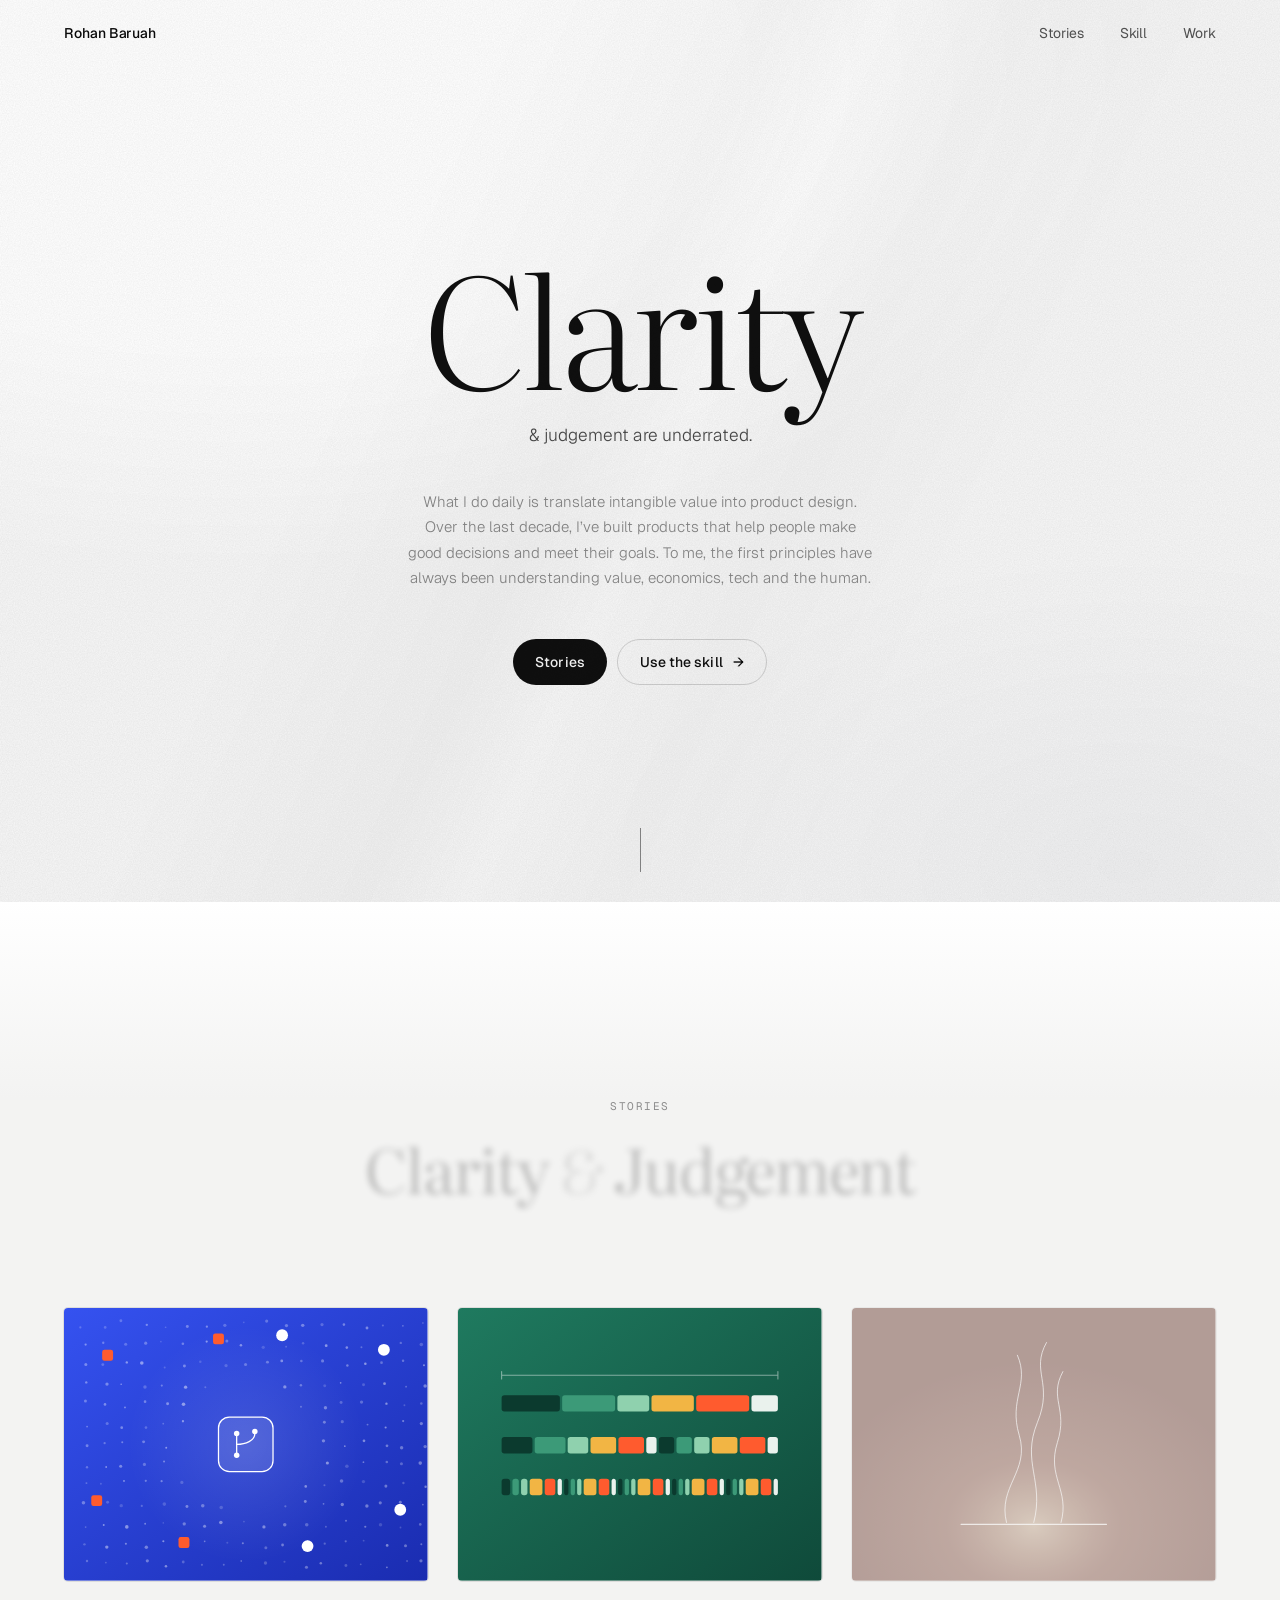
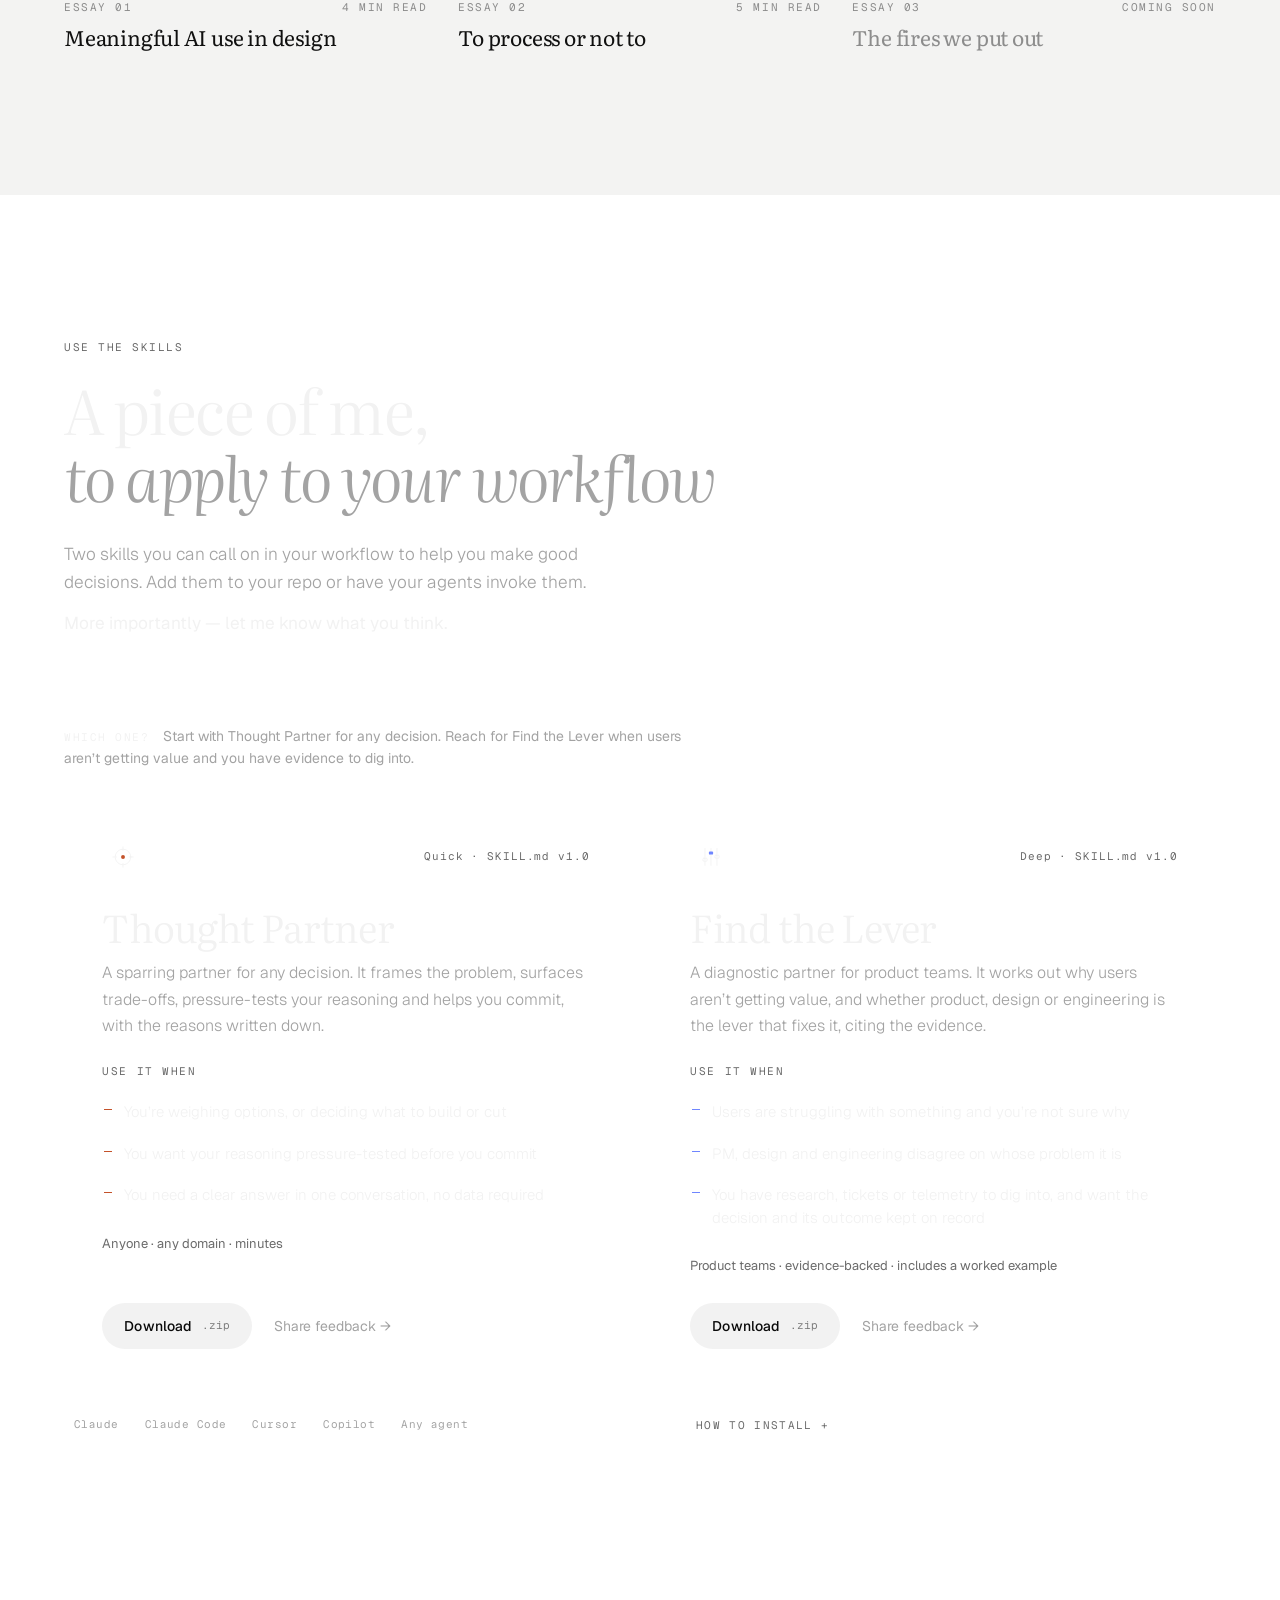
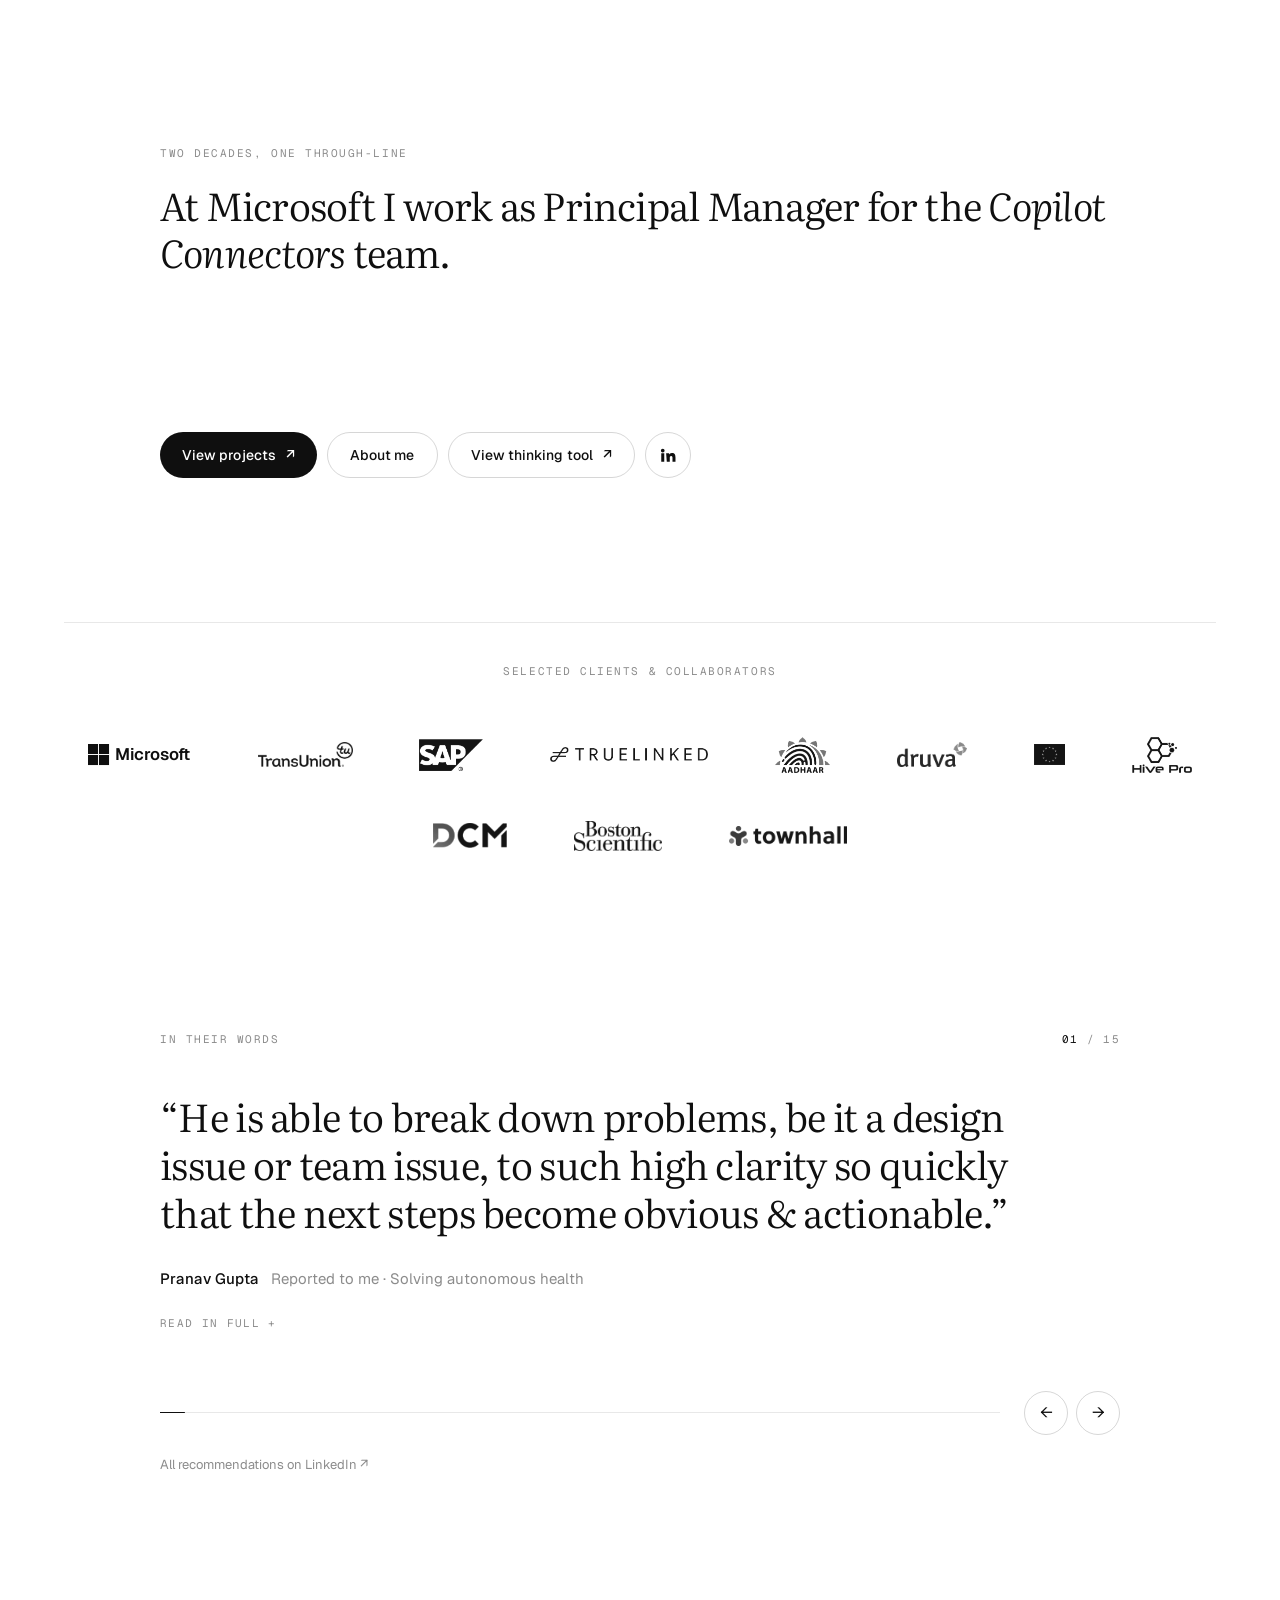
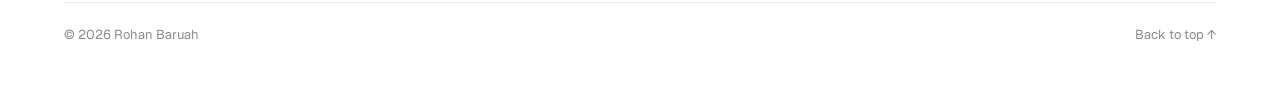
<file: index.html>
<!doctype html>
<html lang="en">
<head>
  <meta charset="utf-8" />
  <meta name="viewport" content="width=device-width, initial-scale=1, viewport-fit=cover" />
  <title>Rohan Baruah — Clarity &amp; Judgement</title>
  <meta name="description" content="Design leadership built on clarity and judgement. Essays, a reusable decision-making skill for your design workflow, and two decades of turning the intangible into tangible value." />
  <link rel="icon" href="favicon.ico" sizes="any" />
  <link rel="icon" type="image/png" sizes="32x32" href="assets/favicon-32.png" />
  <link rel="apple-touch-icon" href="assets/apple-touch-icon.png" />
  <meta property="og:type" content="website" />
  <meta property="og:site_name" content="Rohan Baruah" />
  <meta property="og:title" content="Rohan Baruah — Clarity &amp; Judgement" />
  <meta property="og:description" content="Design leadership built on clarity and judgement. Essays, a reusable decision-making skill for your design workflow, and two decades of turning the intangible into tangible value." />
  <meta property="og:url" content="https://baruahr.github.io/rohan-baruah/" />
  <meta property="og:image" content="https://baruahr.github.io/rohan-baruah/assets/og.png" />
  <meta property="og:image:width" content="1200" />
  <meta property="og:image:height" content="630" />
  <meta name="twitter:card" content="summary_large_image" />
  <meta name="theme-color" content="#FFFFFF" />
  <link rel="icon" href="data:image/svg+xml,%3Csvg xmlns='http://www.w3.org/2000/svg' viewBox='0 0 64 64'%3E%3Crect width='64' height='64' rx='14' fill='%230A0A0A'/%3E%3Ctext x='32' y='45' font-family='Georgia,serif' font-size='38' font-style='italic' fill='%23FFFFFF' text-anchor='middle'%3EC%3C/text%3E%3C/svg%3E" />
  <link rel="preconnect" href="https://fonts.googleapis.com" />
  <link rel="preconnect" href="https://fonts.gstatic.com" crossorigin />
  <link href="https://fonts.googleapis.com/css2?family=Literata:ital,opsz,wght@0,7..72,200..600;1,7..72,200..600&family=Geist:wght@300;400;500&family=Geist+Mono:wght@400&display=swap" rel="stylesheet" />
  <link rel="stylesheet" href="styles.css" />
  <script>document.documentElement.classList.add('js')</script>
</head>
<body>

  <!-- Navigation: blends against light and dark folds -->
  <header class="nav" aria-label="Primary">
    <a class="nav__mark" href="#top">Rohan Baruah</a>
    <nav class="nav__links">
      <a href="#stories">Stories</a>
      <a href="#skill">Skill</a>
      <a href="#work">Work</a>
    </nav>
  </header>

  <main id="top">

    <!-- ───────────── Fold 1 · Clarity ───────────── -->
    <section class="fold fold--hero" aria-labelledby="hero-title">
      <div class="hero__veil" aria-hidden="true"></div>

      <div class="hero__copy">
        <h1 id="hero-title" class="hero__title">Clarity</h1>
        <p class="hero__line">&amp; judgement are underrated.</p>
        <p class="hero__about">What I do daily is translate intangible value into product design. Over the last decade, I’ve built products that help people make good decisions and meet their goals. To me, the first principles have always been understanding value, economics, tech and the human.</p>
        <div class="hero__cta">
          <a class="btn btn--ink" href="#stories">Stories</a>
          <a class="btn btn--ghost" href="#skill">Use the skill <span aria-hidden="true">→</span></a>
        </div>
      </div>

      <a class="scroll-cue" href="#stories" aria-label="Scroll to stories"><span></span></a>
    </section>

    <!-- ───────────── Fold 2 · Stories ───────────── -->
    <section id="stories" class="fold fold--stories" aria-labelledby="stories-title">
      <div class="stories__stage">
        <div class="uplight" aria-hidden="true"><div class="uplight__beam"></div><div class="uplight__pool"></div></div>
        <p class="eyebrow">Stories</p>
        <h2 id="stories-title" class="stories__title">Clarity <em>&amp;</em> Judgement</h2>
      </div>

      <div class="essays">
        <a class="essay" href="meaningful-ai-use-in-design.html">
          <figure class="essay__thumb thumb--ai" aria-hidden="true">
            <svg viewBox="0 0 400 300" preserveAspectRatio="xMidYMid slice">
              <defs>
                <linearGradient id="cobaltGround" x1="0" y1="0" x2="1" y2="1">
                  <stop offset="0" stop-color="#3552F0"/>
                  <stop offset="1" stop-color="#1A2CB0"/>
                </linearGradient>
                <radialGradient id="cobaltGlow" cx="50%" cy="50%" r="50%">
                  <stop offset="0" stop-color="#fff" stop-opacity=".22"/>
                  <stop offset="1" stop-color="#fff" stop-opacity="0"/>
                </radialGradient>
              </defs>
              <rect width="400" height="300" fill="url(#cobaltGround)"/>
              <circle class="t-glow" cx="200" cy="150" r="130" fill="url(#cobaltGlow)"/>
              <g class="t-field"></g>
              <g class="t-wires">
                <path pathLength="1" d="M98 92 C 140 92, 140 136, 170 136"/>
                <path pathLength="1" d="M86 128 C 130 128, 140 144, 170 144"/>
                <path pathLength="1" d="M86 172 C 130 172, 140 156, 170 156"/>
                <path pathLength="1" d="M98 208 C 140 208, 140 164, 170 164"/>
                <path pathLength="1" d="M230 136 C 260 136, 260 92, 302 92"/>
                <path pathLength="1" d="M230 144 C 270 144, 270 128, 314 128"/>
                <path pathLength="1" d="M230 156 C 270 156, 270 172, 314 172"/>
                <path pathLength="1" d="M230 164 C 260 164, 260 208, 302 208"/>
              </g>
              <g class="t-repo">
                <rect x="170" y="120" width="60" height="60" rx="12"/>
                <path d="M190 138 V162 M190 150 C 200 150, 210 146, 210 138" />
                <circle cx="190" cy="138" r="3"/><circle cx="190" cy="162" r="3"/><circle cx="210" cy="136" r="3"/>
              </g>
              <g class="t-node t-plug" style="--x0:48px;--y0:52px;--x1:92px;--y1:92px"><rect x="-6" y="-6" width="12" height="12" rx="2.5"/></g>
              <g class="t-node t-plug" style="--x0:132px;--y0:258px;--x1:80px;--y1:128px"><rect x="-6" y="-6" width="12" height="12" rx="2.5"/></g>
              <g class="t-node t-plug" style="--x0:36px;--y0:212px;--x1:80px;--y1:172px"><rect x="-6" y="-6" width="12" height="12" rx="2.5"/></g>
              <g class="t-node t-plug" style="--x0:170px;--y0:34px;--x1:92px;--y1:208px"><rect x="-6" y="-6" width="12" height="12" rx="2.5"/></g>
              <g class="t-node t-skill" style="--x0:352px;--y0:46px;--x1:308px;--y1:92px"><circle r="6.5"/></g>
              <g class="t-node t-skill" style="--x0:268px;--y0:262px;--x1:320px;--y1:128px"><circle r="6.5"/></g>
              <g class="t-node t-skill" style="--x0:370px;--y0:222px;--x1:320px;--y1:172px"><circle r="6.5"/></g>
              <g class="t-node t-skill" style="--x0:240px;--y0:30px;--x1:308px;--y1:208px"><circle r="6.5"/></g>
            </svg>
          </figure>
          <div class="essay__meta"><span>Essay 01</span><span>4 min read</span></div>
          <h3 class="essay__title">Meaningful AI use in design</h3>
        </a>

        <a class="essay" href="to-process-or-not-to.html">
          <figure class="essay__thumb thumb--process" aria-hidden="true">
            <svg viewBox="0 0 400 300" preserveAspectRatio="xMidYMid slice">
              <defs>
                <linearGradient id="forestGround" x1="0" y1="0" x2="1" y2="1">
                  <stop offset="0" stop-color="#1F7A5F"/>
                  <stop offset="1" stop-color="#0F4A3A"/>
                </linearGradient>
              </defs>
              <rect width="400" height="300" fill="url(#forestGround)"/>
              <g class="t-ticks"><path d="M48 70 V78 M352 70 V78 M48 74 H352"/></g>
              <g class="t-track"><rect x="48.0" y="96" width="64.1" height="18" rx="3" fill="#0B3A2E"/><rect x="114.6" y="96" width="58.3" height="18" rx="3" fill="#3C9A78"/><rect x="175.4" y="96" width="35.0" height="18" rx="3" fill="#8FD1AE"/><rect x="212.9" y="96" width="46.6" height="18" rx="3" fill="#F2B544"/><rect x="262.1" y="96" width="58.3" height="18" rx="3" fill="#FF5B2E"/><rect x="322.9" y="96" width="29.1" height="18" rx="3" fill="#EAF2ED"/></g>
              <g class="t-track"><rect x="48.0" y="142" width="33.9" height="18" rx="3" fill="#0B3A2E"/><rect x="84.4" y="142" width="33.9" height="18" rx="3" fill="#3C9A78"/><rect x="120.7" y="142" width="22.6" height="18" rx="3" fill="#8FD1AE"/><rect x="145.8" y="142" width="28.2" height="18" rx="3" fill="#F2B544"/><rect x="176.5" y="142" width="28.2" height="18" rx="3" fill="#FF5B2E"/><rect x="207.2" y="142" width="11.3" height="18" rx="3" fill="#EAF2ED"/><rect x="221.0" y="142" width="16.9" height="18" rx="3" fill="#0B3A2E"/><rect x="240.4" y="142" width="16.9" height="18" rx="3" fill="#3C9A78"/><rect x="259.9" y="142" width="16.9" height="18" rx="3" fill="#8FD1AE"/><rect x="279.3" y="142" width="28.2" height="18" rx="3" fill="#F2B544"/><rect x="310.0" y="142" width="28.2" height="18" rx="3" fill="#FF5B2E"/><rect x="340.7" y="142" width="11.3" height="18" rx="3" fill="#EAF2ED"/></g>
              <g class="t-track"><rect x="48.0" y="188" width="9.4" height="18" rx="3" fill="#0B3A2E"/><rect x="59.9" y="188" width="7.0" height="18" rx="3" fill="#3C9A78"/><rect x="69.4" y="188" width="7.0" height="18" rx="3" fill="#8FD1AE"/><rect x="78.9" y="188" width="14.0" height="18" rx="3" fill="#F2B544"/><rect x="95.4" y="188" width="11.7" height="18" rx="3" fill="#FF5B2E"/><rect x="109.6" y="188" width="4.7" height="18" rx="3" fill="#EAF2ED"/><rect x="116.8" y="188" width="4.7" height="18" rx="3" fill="#0B3A2E"/><rect x="124.0" y="188" width="4.7" height="18" rx="3" fill="#3C9A78"/><rect x="131.1" y="188" width="4.7" height="18" rx="3" fill="#8FD1AE"/><rect x="138.3" y="188" width="14.0" height="18" rx="3" fill="#F2B544"/><rect x="154.8" y="188" width="11.7" height="18" rx="3" fill="#FF5B2E"/><rect x="169.0" y="188" width="4.7" height="18" rx="3" fill="#EAF2ED"/><rect x="176.2" y="188" width="4.7" height="18" rx="3" fill="#0B3A2E"/><rect x="183.4" y="188" width="4.7" height="18" rx="3" fill="#3C9A78"/><rect x="190.6" y="188" width="4.7" height="18" rx="3" fill="#8FD1AE"/><rect x="197.7" y="188" width="14.0" height="18" rx="3" fill="#F2B544"/><rect x="214.3" y="188" width="11.7" height="18" rx="3" fill="#FF5B2E"/><rect x="228.5" y="188" width="4.7" height="18" rx="3" fill="#EAF2ED"/><rect x="235.6" y="188" width="4.7" height="18" rx="3" fill="#0B3A2E"/><rect x="242.8" y="188" width="4.7" height="18" rx="3" fill="#3C9A78"/><rect x="250.0" y="188" width="4.7" height="18" rx="3" fill="#8FD1AE"/><rect x="257.2" y="188" width="14.0" height="18" rx="3" fill="#F2B544"/><rect x="273.7" y="188" width="11.7" height="18" rx="3" fill="#FF5B2E"/><rect x="287.9" y="188" width="4.7" height="18" rx="3" fill="#EAF2ED"/><rect x="295.1" y="188" width="4.7" height="18" rx="3" fill="#0B3A2E"/><rect x="302.2" y="188" width="4.7" height="18" rx="3" fill="#3C9A78"/><rect x="309.4" y="188" width="4.7" height="18" rx="3" fill="#8FD1AE"/><rect x="316.6" y="188" width="14.0" height="18" rx="3" fill="#F2B544"/><rect x="333.1" y="188" width="11.7" height="18" rx="3" fill="#FF5B2E"/><rect x="347.3" y="188" width="4.7" height="18" rx="3" fill="#EAF2ED"/></g>
              <line class="t-head" x1="48" y1="84" x2="48" y2="224"/>
            </svg>
          </figure>
          <div class="essay__meta"><span>Essay 02</span><span>5 min read</span></div>
          <h3 class="essay__title">To process or not to</h3>
        </a>

        <div class="essay is-soon">
          <figure class="essay__thumb thumb--fires" aria-hidden="true">
            <svg viewBox="0 0 400 300" preserveAspectRatio="xMidYMid slice">
              <defs>
                <radialGradient id="ember" cx="50%" cy="80%" r="60%">
                  <stop offset="0" stop-color="#FFC069" stop-opacity=".75"/>
                  <stop offset=".4" stop-color="#FF7A3D" stop-opacity=".35"/>
                  <stop offset="1" stop-color="#FF7A3D" stop-opacity="0"/>
                </radialGradient>
              </defs>
              <rect width="400" height="300" fill="#B4371B"/>
              <rect width="400" height="300" fill="url(#ember)"/>
              <g class="t-line t-smoke">
                <path d="M170 236 C 160 196, 196 180, 184 140 S 196 84, 182 52"/>
                <path d="M200 236 C 212 190, 186 170, 204 126 S 196 70, 214 38"/>
                <path d="M230 236 C 240 200, 214 186, 226 148 S 216 100, 232 70"/>
              </g>
              <path class="t-base" d="M120 238 H280"/>
            </svg>
          </figure>
          <div class="essay__meta"><span>Essay 03</span><span>Coming soon</span></div>
          <h3 class="essay__title">The fires we put out</h3>
        </div>
      </div>
    </section>

    <!-- ───────────── Fold 3 · The skill (dark) ───────────── -->
    <section id="skill" class="fold fold--skill" aria-labelledby="skill-title">
      <div class="skill__glow" aria-hidden="true"></div>
      <div class="skill__wrap">
        <div class="skill__copy">
          <p class="eyebrow">Use the skills</p>
          <h2 id="skill-title" class="skill__title">A piece of me,<br /><em>to apply to your workflow</em></h2>
          <p class="skill__desc">Two skills you can call on in your workflow to help you make good decisions. Add them to your repo or have your agents invoke them.</p>
          <p class="skill__desc skill__desc--em">More importantly — let me know what you think.</p>
        </div>

        <p class="skill__pick"><span>Which one?</span> Start with Thought Partner for any decision. Reach for Find the Lever when users aren’t getting value and you have evidence to dig into.</p>

        <div class="skill__cards">
          <article class="skillcard">
            <div class="skillcard__top">
              <span class="skillcard__icon" aria-hidden="true">
                <svg viewBox="0 0 40 40"><circle cx="20" cy="20" r="13"/><circle cx="20" cy="20" r="3.2" class="fill"/><path d="M20 3v6M20 31v6M3 20h6M31 20h6"/></svg>
              </span>
              <span class="skillcard__tag">Quick · SKILL.md v1.0</span>
            </div>
            <h3 class="skillcard__name">Thought Partner</h3>
            <p class="skillcard__what">A sparring partner for any decision. It frames the problem, surfaces trade-offs, pressure-tests your reasoning and helps you commit, with the reasons written down.</p>
            <p class="skillcard__label">Use it when</p>
            <ul class="skillcard__when">
              <li>You’re weighing options, or deciding what to build or cut</li>
              <li>You want your reasoning pressure-tested before you commit</li>
              <li>You need a clear answer in one conversation, no data required</li>
            </ul>
            <p class="skillcard__fit">Anyone · any domain · minutes</p>
            <div class="skillcard__actions">
              <a class="btn btn--light" href="assets/thought-partner-skill.zip" download>
                Download <span class="btn__meta">.zip</span>
              </a>
              <a class="link-light" href="mailto:rohan.baruah@gmail.com?subject=Thought%20Partner%20skill%20%E2%80%94%20feedback">Share feedback <span aria-hidden="true">→</span></a>
            </div>
          </article>

          <article class="skillcard skillcard--deep">
            <div class="skillcard__top">
              <span class="skillcard__icon" aria-hidden="true">
                <svg viewBox="0 0 40 40"><path d="M10 6v28M20 6v28M30 6v28"/><rect x="6.5" y="22" width="7" height="5" rx="1.5"/><rect x="16.5" y="11" width="7" height="5" rx="1.5" class="fill"/><rect x="26.5" y="17" width="7" height="5" rx="1.5"/></svg>
              </span>
              <span class="skillcard__tag">Deep · SKILL.md v1.0</span>
            </div>
            <h3 class="skillcard__name">Find the Lever</h3>
            <p class="skillcard__what">A diagnostic partner for product teams. It works out why users aren’t getting value, and whether product, design or engineering is the lever that fixes it, citing the evidence.</p>
            <p class="skillcard__label">Use it when</p>
            <ul class="skillcard__when">
              <li>Users are struggling with something and you’re not sure why</li>
              <li>PM, design and engineering disagree on whose problem it is</li>
              <li>You have research, tickets or telemetry to dig into, and want the decision and its outcome kept on record</li>
            </ul>
            <p class="skillcard__fit">Product teams · evidence-backed · includes a worked example</p>
            <div class="skillcard__actions">
              <a class="btn btn--light" href="assets/find-the-lever-skill.zip" download>
                Download <span class="btn__meta">.zip</span>
              </a>
              <a class="link-light" href="mailto:rohan.baruah@gmail.com?subject=Find%20the%20Lever%20skill%20%E2%80%94%20feedback">Share feedback <span aria-hidden="true">→</span></a>
            </div>
          </article>
        </div>

        <div class="skill__meta">
          <ul class="skillcard__works" aria-label="Works with">
            <li>Claude</li><li>Claude Code</li><li>Cursor</li><li>Copilot</li><li>Any agent</li>
          </ul>
          <details class="skillcard__how">
            <summary>How to install</summary>
            <ol>
              <li><b>Claude Code</b> — unzip into <code>.claude/skills/</code> in your repo, or <code>~/.claude/skills/</code> for every project.</li>
              <li><b>Claude.ai</b> — Settings → Capabilities → Skills → upload the zip.</li>
              <li><b>Other agents</b> — drop the skill folder in your repo and reference its <code>SKILL.md</code> from your agent instructions.</li>
            </ol>
          </details>
        </div>
      </div>
    </section>

    <!-- ───────────── Fold 4 · Credibility ───────────── -->
    <section id="work" class="fold fold--work" aria-labelledby="work-title">
      <div class="work__inner">
        <p class="eyebrow">Two decades, one through-line</p>
        <h2 id="work-title" class="visually-hidden">Experience</h2>
        <p class="work__lead">At Microsoft I work as Principal Manager for the <em>Copilot Connectors</em> team.</p>
        <p class="work__body">Before this, my work spans more than a decade and a half across advertising, branding, product and graphic design. In all of it, what I enjoy most is converting the intangible into tangible value for customers — by building products that are loved.</p>
        <div class="work__cta">
          <a class="btn btn--ink" href="https://icky2sticky.framer.website/#projects-1" target="_blank" rel="noopener">View projects <span aria-hidden="true">↗</span></a>
          <a class="btn btn--ghost" href="https://docs.google.com/document/d/1UkSklnshBPQ4LnmFs9jwqDoGEj37XyWwLFOPFKgwu-Q/edit?usp=sharing" target="_blank" rel="noopener">About me</a>
          <a class="btn btn--ghost" href="https://fpp-design.lovable.app/" target="_blank" rel="noopener">View thinking tool <span aria-hidden="true">↗</span></a>
          <a class="btn btn--ghost btn--icon" href="https://www.linkedin.com/in/rohan-baruah-94317ab/" target="_blank" rel="noopener" aria-label="LinkedIn">
            <svg viewBox="0 0 24 24" aria-hidden="true"><path d="M4.98 3.5a2.5 2.5 0 1 1 0 5 2.5 2.5 0 0 1 0-5zM3 9.75h4V21H3zM9.5 9.75h3.83v1.54h.06c.53-1.01 1.84-2.08 3.79-2.08 4.05 0 4.8 2.67 4.8 6.13V21h-4v-5.02c0-1.2-.02-2.74-1.67-2.74-1.67 0-1.93 1.3-1.93 2.65V21h-4z"/></svg>
          </a>
        </div>
      </div>

      <div class="logos">
        <p class="logos__label">Selected clients &amp; collaborators</p>
        <ul class="logos__grid">
          <li style="--h:22">
            <svg class="logo-ms" viewBox="0 0 108 23" role="img" aria-label="Microsoft">
              <rect x="0" y="0" width="10.5" height="10.5"/><rect x="11.5" y="0" width="10.5" height="10.5"/>
              <rect x="0" y="11.5" width="10.5" height="10.5"/><rect x="11.5" y="11.5" width="10.5" height="10.5"/>
              <text x="28" y="17.2">Microsoft</text>
            </svg>
          </li>
          <li style="--h:25"><img src="assets/logos/transunion.png" alt="TransUnion" loading="lazy" /></li>
          <li style="--h:32"><img src="assets/logos/sap.png" alt="SAP" loading="lazy" /></li>
          <li style="--h:15"><img src="assets/logos/truelinked.png" alt="Truelinked" loading="lazy" /></li>
          <li style="--h:36"><img src="assets/logos/aadhaar.png" alt="Aadhaar" loading="lazy" /></li>
          <li style="--h:25"><img src="assets/logos/druva.png" alt="Druva" loading="lazy" /></li>
          <li style="--h:21"><img src="assets/logos/eu.png" alt="European Union" loading="lazy" /></li>
          <li style="--h:36"><img src="assets/logos/hivepro.png" alt="Hive Pro" loading="lazy" /></li>
          <li style="--h:25"><img src="assets/logos/dcm.png" alt="DCM" loading="lazy" /></li>
          <li style="--h:30"><img src="assets/logos/bostonscientific.png" alt="Boston Scientific" loading="lazy" /></li>
          <li style="--h:20"><img src="assets/logos/townhall.png" alt="Townhall" loading="lazy" /></li>
        </ul>
      </div>

    </section>

    <!-- ───────────── Fold 5 · In their words (LinkedIn recommendations) ───────────── -->
    <section id="words" class="fold fold--words" aria-labelledby="words-title">
      <div class="words__inner">
        <div class="words__head">
          <p class="eyebrow" id="words-title">In their words</p>
          <p class="words__count" aria-hidden="true"><span class="words__n">01</span> / <span class="words__total">15</span></p>
        </div>

        <div class="words__stage" aria-roledescription="carousel" aria-label="Recommendations from LinkedIn">
          <ol class="words__list">

            <li class="rec">
              <blockquote class="rec__quote">He is able to break down problems, be it a design issue or team issue, to such high clarity so quickly that the next steps become obvious &amp; actionable.</blockquote>
              <p class="rec__who"><a href="https://www.linkedin.com/in/interguption/" target="_blank" rel="noopener">Pranav Gupta</a><span>Reported to me · Solving autonomous health</span></p>
              <details class="rec__full"><summary>Read in full</summary>
                <p>Rohan taught me, leading by example, the value of an empathetic leader. He is able to break down problems, be it a design issue or team issue, to such high clarity so quickly that the next steps become obvious &amp; actionable. It is this level of articulation &amp; his ability to deeply understand people which taught me the timeless lesson about the 3 kinds of designers that exist in a team &amp; how to help them be their best selves. Rohan has helped me grow exponentially during the time we worked together. He will always be an inspiration, a good friend and a fellow beer enthusiast!</p>
              </details>
            </li>

            <li class="rec">
              <blockquote class="rec__quote">Rohan never reacted with pressure or noise. Instead, he brought a sense of calm and clarity that made you feel, ‘okay, we’ll figure this out.’</blockquote>
              <p class="rec__who"><a href="https://www.linkedin.com/in/rahul-patil-69a485149/" target="_blank" rel="noopener">Rahul Patil</a><span>Reported to me · Founder, Tradeal</span></p>
              <details class="rec__full"><summary>Read in full</summary>
                <p>Working with Rohan has been one of those experiences that quietly shapes how you see leadership.</p>
                <p>I still remember moments when things were uncertain—tight timelines, unclear directions, or just the usual chaos that comes with building products. In those situations, Rohan never reacted with pressure or noise. Instead, he brought a sense of calm and clarity that made you feel, “okay, we’ll figure this out.” That ability to steady a team without overpowering it is rare.</p>
                <p>What makes Rohan stand out isn’t just his design thinking or decision-making—it’s how deeply he cares about people. He notices when someone is stuck, when someone needs direction, or even just encouragement. And he shows up—not in a loud, performative way, but in a way that actually matters.</p>
                <p>One thing I’ve always respected is that he doesn’t just aim for better outcomes; he pushes for better growth—for the team and for individuals. He challenges you, but never in a way that puts you down. You walk away sharper, more confident, and more aware of your own potential.</p>
                <p>Rohan is the kind of leader who doesn’t just build products—he builds people and trust along the way. And that’s something that stays with you long after the project is done.</p>
              </details>
            </li>

            <li class="rec">
              <blockquote class="rec__quote">Rohan is one of the few people who will think about you, more than you will.</blockquote>
              <p class="rec__who"><a href="https://www.linkedin.com/in/heribert-thomas/" target="_blank" rel="noopener">Heribert Thomas</a><span>Client · Founder, Bottomline</span></p>
              <details class="rec__full"><summary>Read in full</summary>
                <p>Rohan is one of the few people who will think about you, more than you will. He is highly empathetic, a good listener, has high integrity and someone who adds value to you irrespective of whether you asked for it. These qualities make him trustworthy and that's why he is able to manage a team of highly talented people and get them aligned to a single goal, because everyone loves working with him. I've worked with him for more than 5 years now and he delivers on what he promised. But that's not the reason I like working with him, the reason I enjoy working with him is, coz he is one of the nicest people you will come across in a corporate setting. If you haven't worked with him yet, you are losing out.</p>
              </details>
            </li>

            <li class="rec">
              <blockquote class="rec__quote">His understanding of each project requirement was so high that the lead times for warming up were non-existent.</blockquote>
              <p class="rec__who"><a href="https://www.linkedin.com/in/kelaaditya/" target="_blank" rel="noopener">Aditya Kela</a><span>Client · Software</span></p>
              <details class="rec__full"><summary>Read in full</summary>
                <p>We initiated our first project with Rohan in 2019 and liked working with him and his team so much that since 2019 all of our design projects (UI/UX on mobile and desktop, branding, and design market research) were handled by him. His understanding of each project requirement was so high that the lead times for warming up were non-existent. His ability to view each project from both the design and also the business standpoints was incredible. Additionally, each discussion with him led to the generation of exciting ideas and avenues that we hadn't explored.</p>
                <p>Personally, I think he's a great team leader and design manager, and really good at client relations. Very easy to talk to, discuss with, promptly reachable, and also available at odd times and weekends too (as and when ideas pop up).</p>
                <p>We will miss him a lot and really look forward to working with him in the future.</p>
              </details>
            </li>

            <li class="rec">
              <blockquote class="rec__quote">He has the innate ability to understand business or product challenges, resolve complexity, and achieve design solutions most efficiently and creatively.</blockquote>
              <p class="rec__who"><a href="https://www.linkedin.com/in/shekharbadve/" target="_blank" rel="noopener">Shekhar Badve</a><span>Senior colleague · Director, Lokusdesign</span></p>
              <details class="rec__full"><summary>Read in full</summary>
                <p>I am delighted to recommend Rohan, who has been an exceptional leader in our UI/UX practice at Monsoonfish. I have known Rohan for 10 years and have seen him grow from a designer to a technical business leader. He has the innate ability to understand business or product challenges, resolve complexity, and achieve design solutions most efficiently and creatively. I have rarely seen a combination of creativity, technical expertise, strategic insight, and people-centricity in a person. He has consistently driven our projects to success.</p>
                <p>In his role, Rohan has demonstrated an impressive ability to blend user-centered design principles with innovative solutions. His keen eye for detail and deep understanding of user needs have resulted in interfaces that are not only visually stunning but also intuitive and highly functional.</p>
                <p>What sets Rohan apart is his leadership and collaborative spirit. He has a remarkable talent for mentoring junior designers, fostering a culture of continuous learning, and encouraging creativity within the team. His ability to effectively communicate design concepts and rationale to stakeholders has facilitated smoother project execution and alignment across departments.</p>
                <p>Beyond his technical prowess, Rohan is known for his problem-solving skills and proactive approach. He consistently takes the initiative to address challenges and refine processes, ensuring our design practices remain cutting-edge and aligned with the best standards. Rohan's dedication, expertise, and passion for design will bring value to any organization.</p>
                <p>I wish him all the success!</p>
              </details>
            </li>

            <li class="rec">
              <blockquote class="rec__quote">I can confidently say that he is one of the best design team leads I’ve encountered.</blockquote>
              <p class="rec__who"><a href="https://www.linkedin.com/in/shabazkhan054/" target="_blank" rel="noopener">Shahbaz Khan</a><span>Client · Founder, Bottomline</span></p>
              <details class="rec__full"><summary>Read in full</summary>
                <p>I had the privilege of knowing Rohan during my entrepreneurial journey, and I can confidently say that he is one of the best design team leads I’ve encountered. His exceptional communication skills, coupled with his boundless energy, make him a joy to collaborate with and a natural leader.</p>
                <p>Beyond his technical expertise, his willingness to go the extra mile to help those around him is truly inspiring. He’s always ready to lend a hand, share insights, or uplift the team whenever needed.</p>
                <p>Rohan played a crucial role in my growth and success, and I have no doubt he will continue to make a positive impact wherever he goes.</p>
              </details>
            </li>

            <li class="rec">
              <blockquote class="rec__quote">Even if the truth might hurt, he never sugarcoats it. His suggestions were always rooted in genuine care and honesty.</blockquote>
              <p class="rec__who"><a href="https://www.linkedin.com/in/design-with-subham/" target="_blank" rel="noopener">Subham Saurabh</a><span>Worked in my team · Product Designer</span></p>
              <details class="rec__full"><summary>Read in full</summary>
                <p>If you don’t believe me, just talk to him once, and you’ll see exactly what I mean.</p>
                <p>I had the privilege of working with him as my Operations Manager, and I can say with confidence that he is one of the most genuine and inspiring individuals I’ve encountered. From our first interaction during a telephonic interview, I knew he was someone special. Our conversation immediately clicked, and from that moment, I felt assured about the opportunity to work with him.</p>
                <p>Soon after joining, we went on a company trip to Goa. During that trip, I opened up about some of the vulnerable moments in my life, and his response was thoughtful, logical, and empathetic. That conversation deepened our relationship beyond the typical manager-employee dynamic, he became not just a mentor but a true friend and an elder brother figure to me.</p>
                <p>What stood out the most about him was his ability to provide unbiased feedback. Even if the truth might hurt, he never sugarcoats it. His suggestions were always rooted in genuine care and honesty, which I found both admirable and rare. He has a remarkable gift for understanding people deeply through just a few conversations. His support was unwavering, always offering guidance that felt personal, grounded, and insightful.</p>
                <p>Although I didn’t work on many projects with him, every interaction was a learning opportunity. Whether we discussed career growth, relationships, or life in general, his wisdom left a lasting impression on me. His charisma, humility, and kindness made him approachable to everyone, regardless of background. It was fascinating to see how people, no matter their rank or gender, gravitated towards him, he truly was the talk of the office, always for the right reasons.</p>
                <p>What makes him extraordinary is not just his emotional intelligence and people management skills but also his deep understanding of art, design principles, philosophy, and psychology. His grasp of Gestalt principles and their application to real-world design challenges was inspiring to witness.</p>
                <p>He leaves a lasting impact wherever he goes. His words and ideas stay with you long after a conversation ends, encouraging reflection and growth. His problem-solving abilities, eagerness to explore new ideas, and cheerful personality make him an invaluable asset to any organization.</p>
                <p>In short, Rohan's ability to connect with people, guide them with empathy and logic, and provide valuable feedback creates a culture of trust and growth. His emotional intelligence, design expertise, and leadership skills foster collaboration and innovation, ensuring that any team he is part of flourishes. Any organisation would be fortunate to have someone like him, whose wisdom and leadership inspire both professional and personal growth.</p>
                <p>To quote him: Order is a necessary condition for anything the human mind is to understand. ~ Rudolf Arnheim</p>
              </details>
            </li>

            <li class="rec">
              <blockquote class="rec__quote">From day one, he not only believed in my potential but also made sure I believed in myself.</blockquote>
              <p class="rec__who"><a href="https://www.linkedin.com/in/suryanarayankv/" target="_blank" rel="noopener">Surya Narayan K V</a><span>Worked in my team · Design, AI &amp; Product, Strollby</span></p>
              <details class="rec__full"><summary>Read in full</summary>
                <p>Rohan was the perfect mentor to give my UX design career the kickstart it needed. From day one, he not only believed in my potential but also made sure I believed in myself. He’s the kind of leader who knows how to bring out the best in his people, always valuing their input and guiding them with care.</p>
                <p>Rohan has this unique ability to make every conversation enjoyable, whether we’re deep in design discussions or just catching up on life. His wit and humor are refreshing, and he has a way of lightening the mood when things get tough —sometimes I felt like I was in my very own episode of The Office. If I had to pick a quote to describe working with him, it would be from Michael Scott: “I am Beyoncé, always.” Because honestly, when you work with Rohan, you feel like you’re working with someone who makes you feel empowered and unstoppable.</p>
                <p>He’s not just a mentor; he’s a leader who makes every challenge fun, every lesson valuable, and every interaction memorable. If you ever get the chance to work with Rohan, don’t think twice —it’s a career highlight, for sure!</p>
              </details>
            </li>

            <li class="rec">
              <blockquote class="rec__quote">His astute sense of design and ability to engage patiently and effectively with diverse stakeholders to capture user needs is impressive.</blockquote>
              <p class="rec__who"><a href="https://www.linkedin.com/in/aishwarya-pillai-4365726/" target="_blank" rel="noopener">Aishwarya Pillai</a><span>Client · Coalition for Disaster Resilient Infrastructure</span></p>
              <details class="rec__full"><summary>Read in full</summary>
                <p>It’s been a pleasure working with Rohan on DRI Connect. His astute sense of design and ability to engage patiently and effectively with diverse stakeholders to capture user needs is impressive. His convivial way of working also makes a difference.</p>
              </details>
            </li>

            <li class="rec">
              <blockquote class="rec__quote">He genuinely cares about his team members, and creates a supportive atmosphere where everyone feels valued and understood.</blockquote>
              <p class="rec__who"><a href="https://www.linkedin.com/in/poorvaketkar/" target="_blank" rel="noopener">Poorva Ketkar</a><span>Worked in my team · UX Researcher</span></p>
              <details class="rec__full"><summary>Read in full</summary>
                <p>Rohan is one of the most visionary people I’ve come across! His enthusiasm is infectious, always motivating those around him. His ability to connect with people on a personal level is something that’s exceptional, it encourages a positive and collaborative work environment. He was a master of his craft, with exceptional management skills that led to the success of his team and the organization as a whole.</p>
                <p>He genuinely cares about his team members, and creates a supportive atmosphere where everyone feels valued and understood. One thing that I admire the most is that he is very invested in his team's professional growth and always ready to provide mentorship.</p>
              </details>
            </li>

            <li class="rec">
              <blockquote class="rec__quote">Rohan is a take-charge person who is able to present creative solutions to complex problems and communicate the benefits clearly.</blockquote>
              <p class="rec__who"><a href="https://www.linkedin.com/in/ronojacob/" target="_blank" rel="noopener">Rono Jacob</a><span>Senior colleague · Product leader</span></p>
              <details class="rec__full"><summary>Read in full</summary>
                <p>It was wonderful to work together with Rohan, who was an exceptional UX designer. Proactive, energetic and totally organized. A brilliant UX designer with strong empathy for users. Very positive attitude towards work. Besides being a joy to work with, Rohan is a take-charge person who is able to present creative solutions to complex problems and communicate the benefits clearly. I enjoyed working with him on the numerous projects we took on. Wish you all the very best!</p>
              </details>
            </li>

            <li class="rec">
              <blockquote class="rec__quote">Rohan used to go to the extreme depth of the problem statement to come up with the most acceptable and ideal solution for the product.</blockquote>
              <p class="rec__who"><a href="https://www.linkedin.com/in/mahesh-kulkarni-07234a/" target="_blank" rel="noopener">Mahesh Kulkarni</a><span>Colleague · Tekdi Technologies</span></p>
              <details class="rec__full"><summary>Read in full</summary>
                <p>Rohan is one of the most enthusiastic and creative people I have seen. We worked together on a very large project in the education field through Monsoonfish. Rohan used to go to the extreme depth of the problem statement to come up with the most acceptable and ideal solution for the product. He brings a very in depth knowledge of the product domain on whichever product he works. Used wonder when and how does so much of research and background work for any of product specification discussions. He was on the go to person for anything related to UI/UX of the product. Rohan is a very approachable and dependent person.</p>
                <p>It's a real pleasure to work in the team where Rohan is part of.</p>
              </details>
            </li>

            <li class="rec">
              <blockquote class="rec__quote">Rohan’s creative problem-solving skills and attention to detail consistently result in impactful design solutions.</blockquote>
              <p class="rec__who"><a href="https://www.linkedin.com/in/sankalp-pandey-55307123/" target="_blank" rel="noopener">Sankalp Pandey</a><span>Client · Cybersecurity leader</span></p>
              <details class="rec__full"><summary>Read in full</summary>
                <p>Rohan is an outstanding UX innovator and designer, known for creating intuitive and engaging user experiences. His dedication to staying updated with the latest trends and his collaborative spirit make him a valuable asset. Rohan’s creative problem-solving skills and attention to detail consistently result in impactful design solutions.</p>
              </details>
            </li>

            <li class="rec">
              <blockquote class="rec__quote">He is hands-on with Project ops and understands the needs of his clients to the core.</blockquote>
              <p class="rec__who"><a href="https://www.linkedin.com/in/neemisha-agashe-1a55561a7/" target="_blank" rel="noopener">Neemisha Agashe</a><span>Reported to me · HR</span></p>
              <details class="rec__full"><summary>Read in full</summary>
                <p>Rohan is a contagiously motivated and driven individual. His passion and expertise in design and operations make him a standout individual. I had a great opportunity to work with him and learn from his mentorship. He is hands-on with Project ops and understands the needs of his clients to the core. It's been a pleasure collaborating with someone so dedicated, and I'm eagerly looking forward to future opportunities to work alongside Rohan again.</p>
              </details>
            </li>

            <li class="rec">
              <blockquote class="rec__quote">Even when we joined different companies, he has always been my go-to person for UI/UX issues.</blockquote>
              <p class="rec__who"><a href="https://www.linkedin.com/in/ambikasingh/" target="_blank" rel="noopener">Ambika Singh</a><span>Senior colleague · Technical Writer</span></p>
              <details class="rec__full"><summary>Read in full</summary>
                <p>This one is long overdue. Rohan is one of my favorite people because he is an enthusiastic and creative person, and he is also a very approachable and dependent person. Even when we joined different companies, he has always been my go-to person for UI/UX issues. I found Rohan to be very hardworking, lively, and honest. If you talk to him about anything (excluding religion and politics), you're bound to be surprised! He's high on life, happy in life! Rohan, all the best to you!</p>
              </details>
            </li>

          </ol>
        </div>

        <div class="words__ctrl">
          <div class="words__bar" aria-hidden="true"><i></i></div>
          <button class="words__btn" type="button" data-dir="-1" aria-label="Previous recommendation">←</button>
          <button class="words__btn" type="button" data-dir="1" aria-label="Next recommendation">→</button>
        </div>
        <p class="words__source"><a href="https://www.linkedin.com/in/rohan-baruah-94317ab/" target="_blank" rel="noopener">All recommendations on LinkedIn <span aria-hidden="true">↗</span></a></p>
      </div>

      <footer class="foot">
        <span>© <span id="yr">2026</span> Rohan Baruah</span>
        <a href="#top">Back to top <span aria-hidden="true">↑</span></a>
      </footer>
    </section>
  </main>

  <script src="main.js" defer></script>
</body>
</html>
</file>
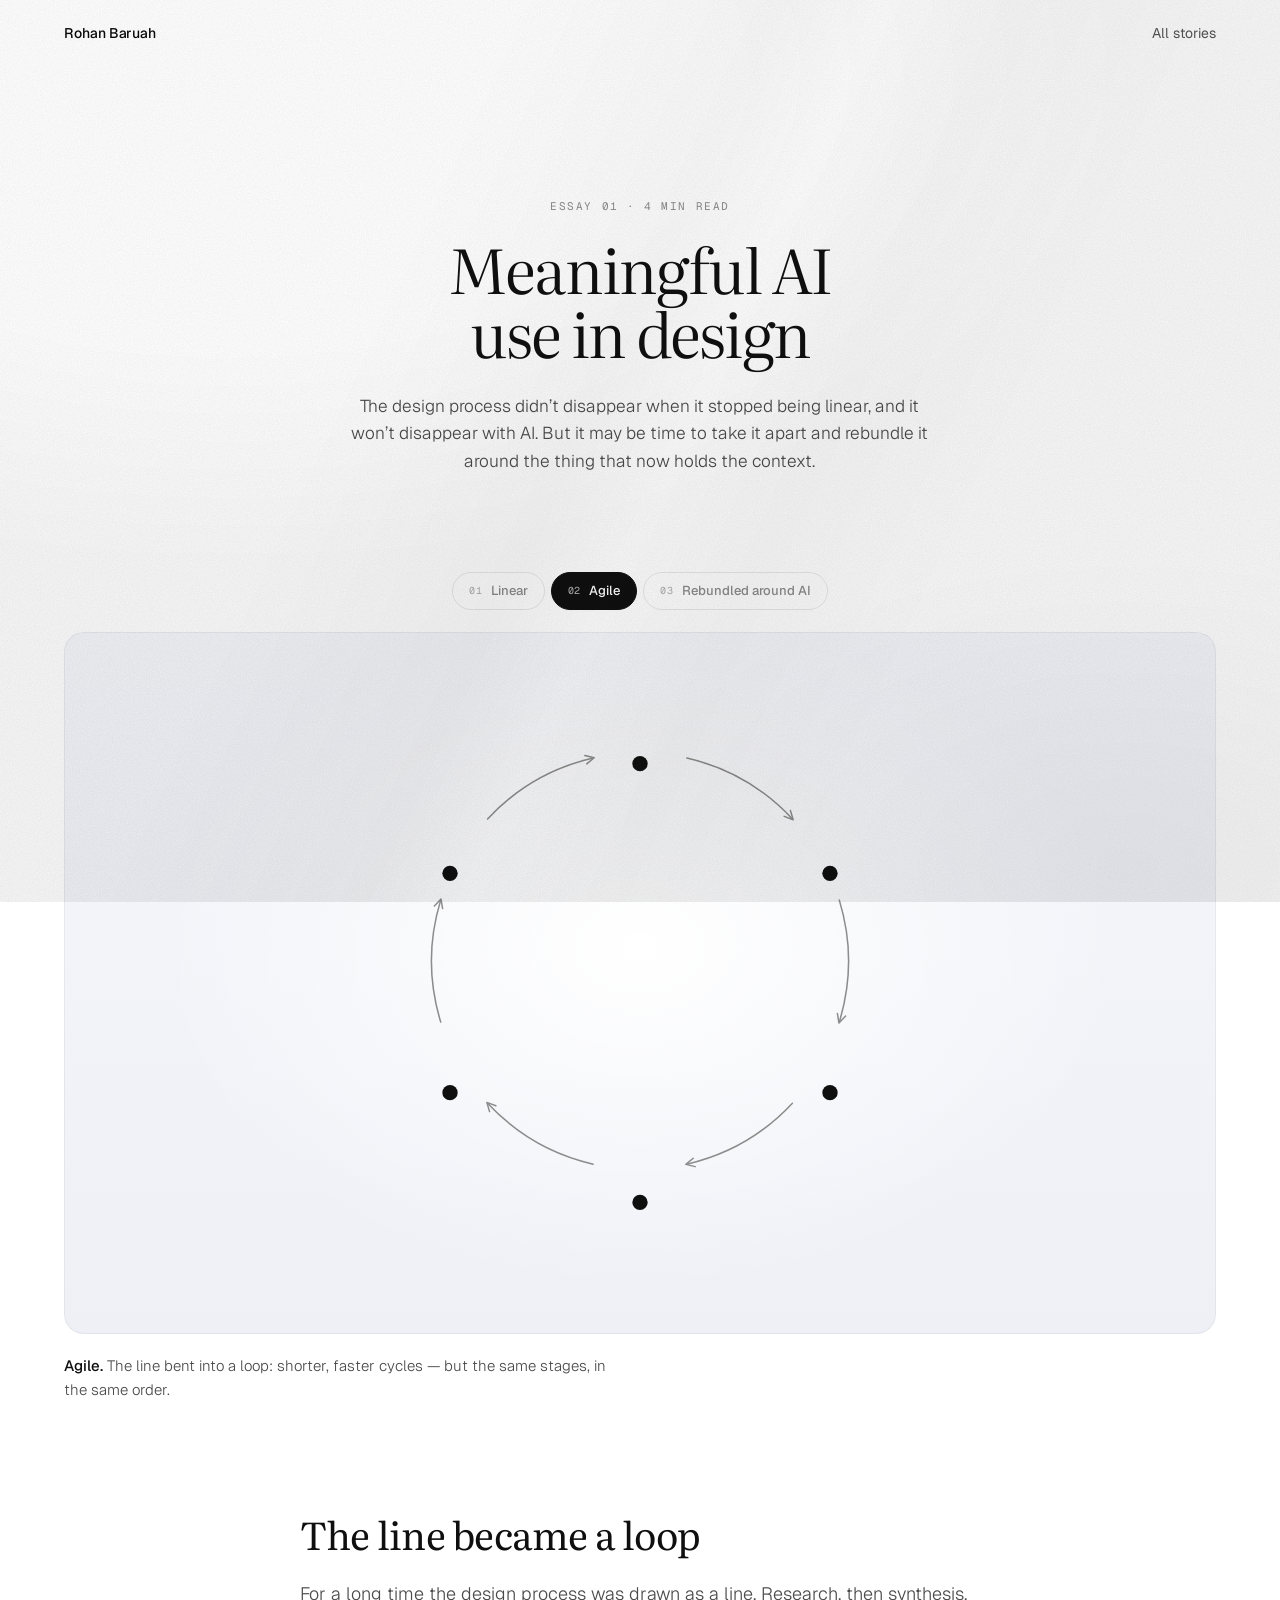
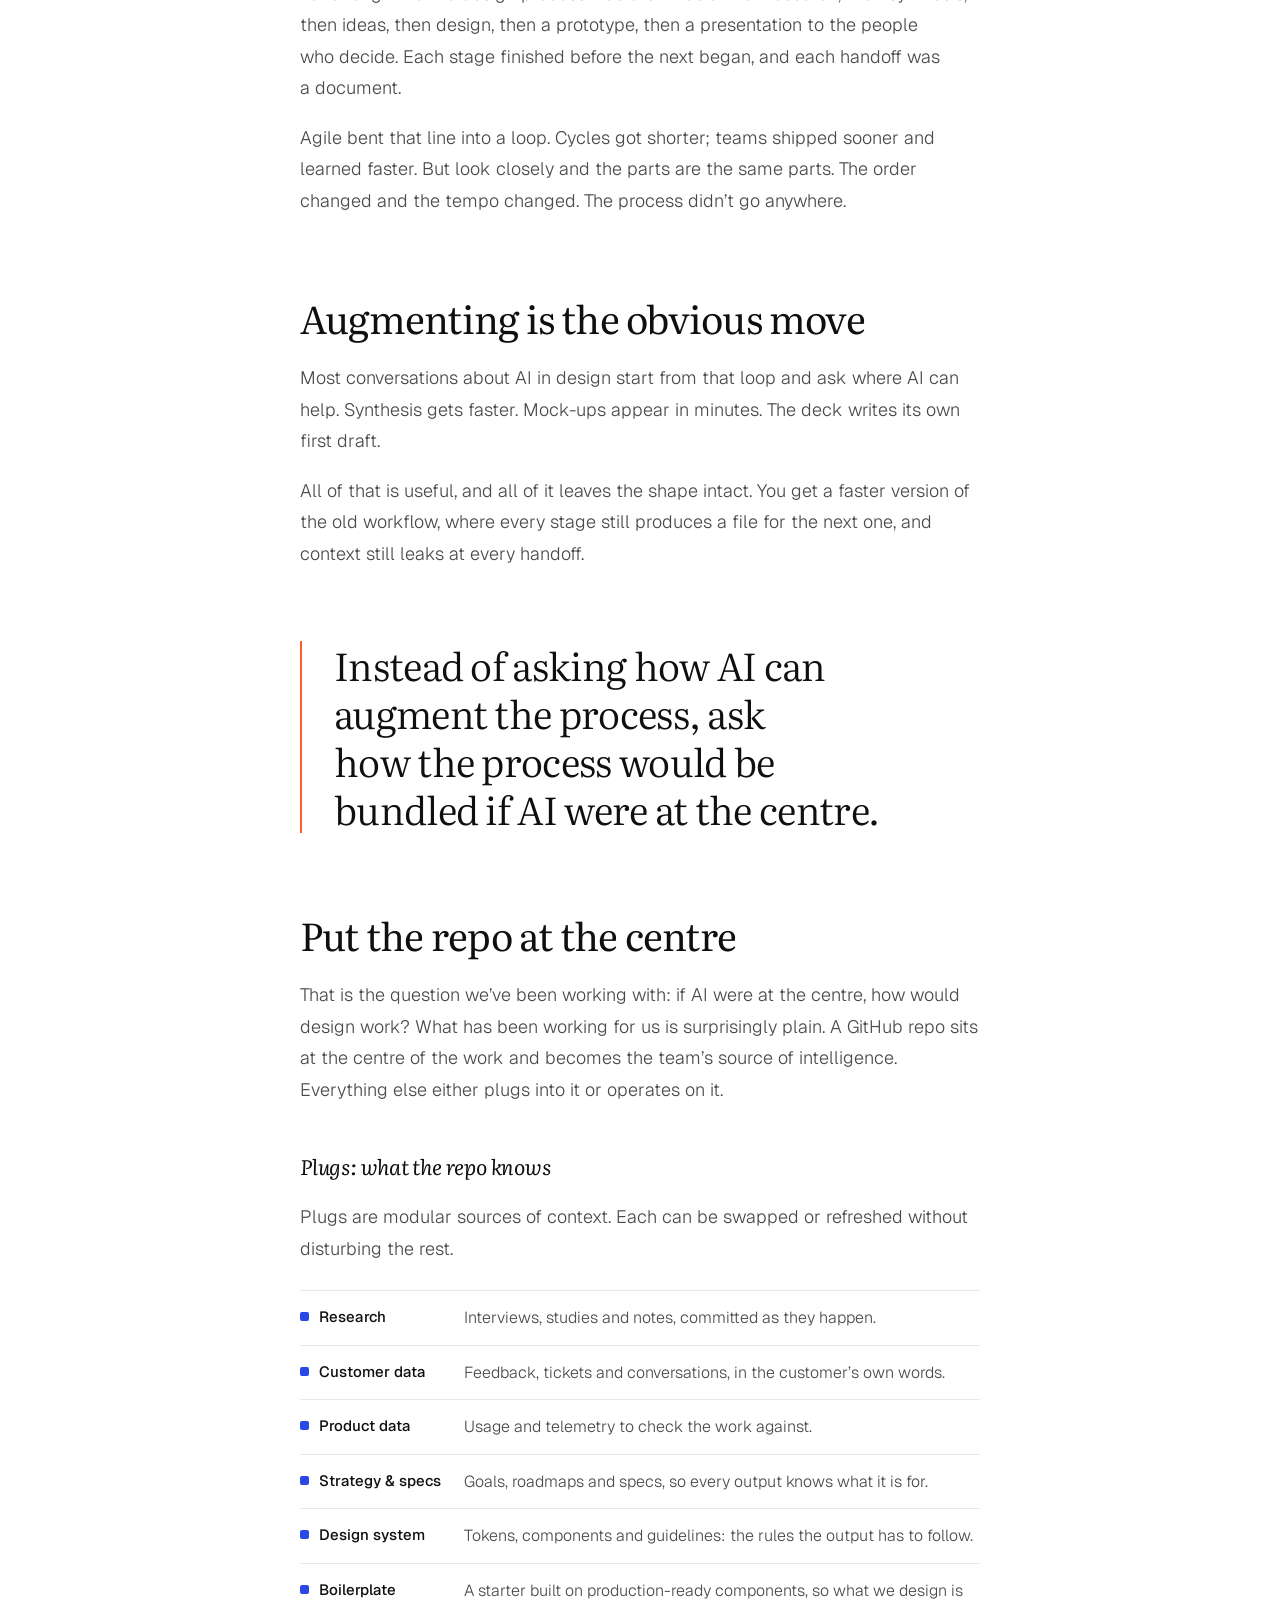
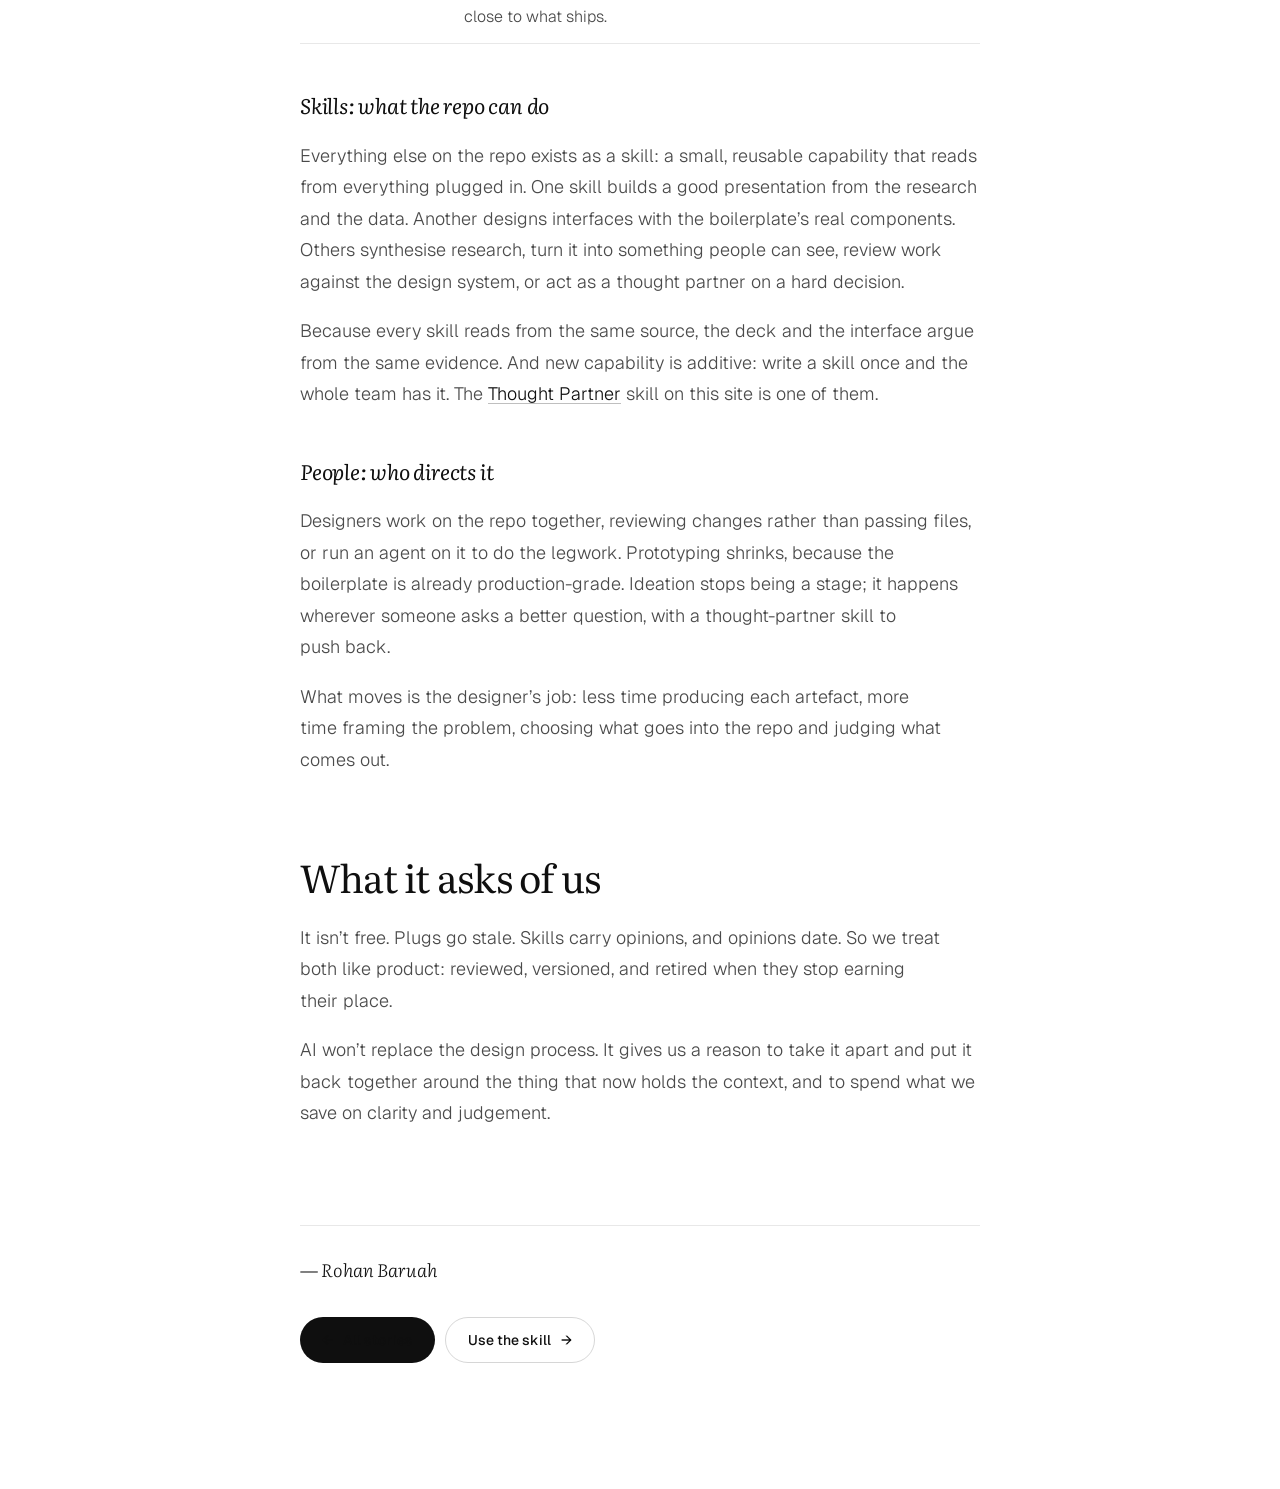
<file: meaningful-ai-use-in-design.html>
<!doctype html>
<html lang="en">
<head>
  <meta charset="utf-8" />
  <meta name="viewport" content="width=device-width, initial-scale=1, viewport-fit=cover" />
  <title>Meaningful AI use in design — Rohan Baruah</title>
  <meta name="description" content="The design process didn’t disappear when it stopped being linear, and it won’t disappear with AI. It may be time to rebundle it around a repo that holds the context." />
  <link rel="icon" href="favicon.ico" sizes="any" />
  <link rel="icon" type="image/png" sizes="32x32" href="assets/favicon-32.png" />
  <link rel="apple-touch-icon" href="assets/apple-touch-icon.png" />
  <meta property="og:type" content="article" />
  <meta property="og:site_name" content="Rohan Baruah" />
  <meta property="og:title" content="Meaningful AI use in design — Rohan Baruah" />
  <meta property="og:description" content="The design process didn’t disappear when it stopped being linear, and it won’t disappear with AI. It may be time to rebundle it around a repo that holds the context." />
  <meta property="og:url" content="https://baruahr.github.io/rohan-baruah/meaningful-ai-use-in-design.html" />
  <meta property="og:image" content="https://baruahr.github.io/rohan-baruah/assets/og.png" />
  <meta property="og:image:width" content="1200" />
  <meta property="og:image:height" content="630" />
  <meta name="twitter:card" content="summary_large_image" />
  <meta name="theme-color" content="#FFFFFF" />
  <link rel="preconnect" href="https://fonts.googleapis.com" />
  <link rel="preconnect" href="https://fonts.gstatic.com" crossorigin />
  <link href="https://fonts.googleapis.com/css2?family=Literata:ital,opsz,wght@0,7..72,200..600;1,7..72,200..600&family=Geist:wght@300;400;500&family=Geist+Mono:wght@400&display=swap" rel="stylesheet" />
  <link rel="stylesheet" href="styles.css" />
  <script>document.documentElement.classList.add('js')</script>
</head>
<body class="is-ready page-article">
  <header class="nav" aria-label="Primary">
    <a class="nav__mark" href="index.html">Rohan Baruah</a>
    <nav class="nav__links"><a href="index.html#stories">All stories</a></nav>
  </header>

  <main>
    <header class="art__head">
      <p class="eyebrow">Essay 01 · 4 min read</p>
      <h1 class="art__title">Meaningful AI use in design</h1>
      <p class="art__dek">The design process didn’t disappear when it stopped being linear, and it won’t disappear with AI. But it may be time to take it apart and rebundle it around the thing that now holds the context.</p>
    </header>

    <!-- Interactive figure: linear → agile → rebundled around a repo -->
    <figure class="rb" id="rebundle" aria-labelledby="rb-cap">
      <div class="rb__tabs" role="group" aria-label="How the design process has been shaped">
        <button type="button" class="rb__tab" data-state="linear" aria-pressed="true"><span>01</span>Linear</button>
        <button type="button" class="rb__tab" data-state="agile" aria-pressed="false"><span>02</span>Agile</button>
        <button type="button" class="rb__tab" data-state="hub" aria-pressed="false"><span>03</span>Rebundled around AI</button>
      </div>
      <div class="rb__canvas"><svg class="rb__svg" role="img" aria-label="Diagram of the design process: first as a line, then as a loop, then rebundled around a central repo with plugs feeding it and skills operating on it."></svg></div>
      <figcaption class="rb__foot">
        <p class="rb__cap" id="rb-cap" aria-live="polite"></p>
        <ul class="rb__legend" aria-label="Legend">
          <li><i class="lg lg--plug"></i>Plug — what the repo knows</li>
          <li><i class="lg lg--skill"></i>Skill — what the repo can do</li>
          <li><i class="lg lg--person"></i>People — who directs it</li>
        </ul>
      </figcaption>
    </figure>

    <article class="art__body">
      <h2>The line became a loop</h2>
      <p>For a long time the design process was drawn as a line. Research, then synthesis, then ideas, then design, then a prototype, then a presentation to the people who decide. Each stage finished before the next began, and each handoff was a document.</p>
      <p>Agile bent that line into a loop. Cycles got shorter; teams shipped sooner and learned faster. But look closely and the parts are the same parts. The order changed and the tempo changed. The process didn’t go anywhere.</p>

      <h2>Augmenting is the obvious move</h2>
      <p>Most conversations about AI in design start from that loop and ask where AI can help. Synthesis gets faster. Mock-ups appear in minutes. The deck writes its own first draft.</p>
      <p>All of that is useful, and all of it leaves the shape intact. You get a faster version of the old workflow, where every stage still produces a file for the next one, and context still leaks at every handoff.</p>

      <blockquote class="art__pull">Instead of asking how AI can augment the process, ask how the process would be bundled if AI were at the centre.</blockquote>

      <h2>Put the repo at the centre</h2>
      <p>That is the question we’ve been working with: if AI were at the centre, how would design work? What has been working for us is surprisingly plain. A GitHub repo sits at the centre of the work and becomes the team’s source of intelligence. Everything else either plugs into it or operates on it.</p>

      <h3>Plugs: what the repo knows</h3>
      <p>Plugs are modular sources of context. Each can be swapped or refreshed without disturbing the rest.</p>
      <dl class="art__list">
        <div><dt>Research</dt><dd>Interviews, studies and notes, committed as they happen.</dd></div>
        <div><dt>Customer data</dt><dd>Feedback, tickets and conversations, in the customer’s own words.</dd></div>
        <div><dt>Product data</dt><dd>Usage and telemetry to check the work against.</dd></div>
        <div><dt>Strategy &amp; specs</dt><dd>Goals, roadmaps and specs, so every output knows what it is for.</dd></div>
        <div><dt>Design system</dt><dd>Tokens, components and guidelines: the rules the output has to follow.</dd></div>
        <div><dt>Boilerplate</dt><dd>A starter built on production-ready components, so what we design is close to what ships.</dd></div>
      </dl>

      <h3>Skills: what the repo can do</h3>
      <p>Everything else on the repo exists as a skill: a small, reusable capability that reads from everything plugged in. One skill builds a good presentation from the research and the data. Another designs interfaces with the boilerplate’s real components. Others synthesise research, turn it into something people can see, review work against the design system, or act as a thought partner on a hard decision.</p>
      <p>Because every skill reads from the same source, the deck and the interface argue from the same evidence. And new capability is additive: write a skill once and the whole team has it. The <a href="index.html#skill">Thought Partner</a> skill on this site is one of them.</p>

      <h3>People: who directs it</h3>
      <p>Designers work on the repo together, reviewing changes rather than passing files, or run an agent on it to do the legwork. Prototyping shrinks, because the boilerplate is already production-grade. Ideation stops being a stage; it happens wherever someone asks a better question, with a thought-partner skill to push back.</p>
      <p>What moves is the designer’s job: less time producing each artefact, more time framing the problem, choosing what goes into the repo and judging what comes out.</p>

      <h2>What it asks of us</h2>
      <p>It isn’t free. Plugs go stale. Skills carry opinions, and opinions date. So we treat both like product: reviewed, versioned, and retired when they stop earning their place.</p>
      <p>AI won’t replace the design process. It gives us a reason to take it apart and put it back together around the thing that now holds the context, and to spend what we save on clarity and judgement.</p>

      <footer class="art__end">
        <p class="art__sign">— Rohan Baruah</p>
        <div class="art__next">
          <a class="btn btn--ink" href="index.html#stories"><span aria-hidden="true">←</span> All stories</a>
          <a class="btn btn--ghost" href="index.html#skill">Use the skill <span aria-hidden="true">→</span></a>
        </div>
      </footer>
    </article>
  </main>

  <script src="ai-figure.js" defer></script>
</body>
</html>
</file>
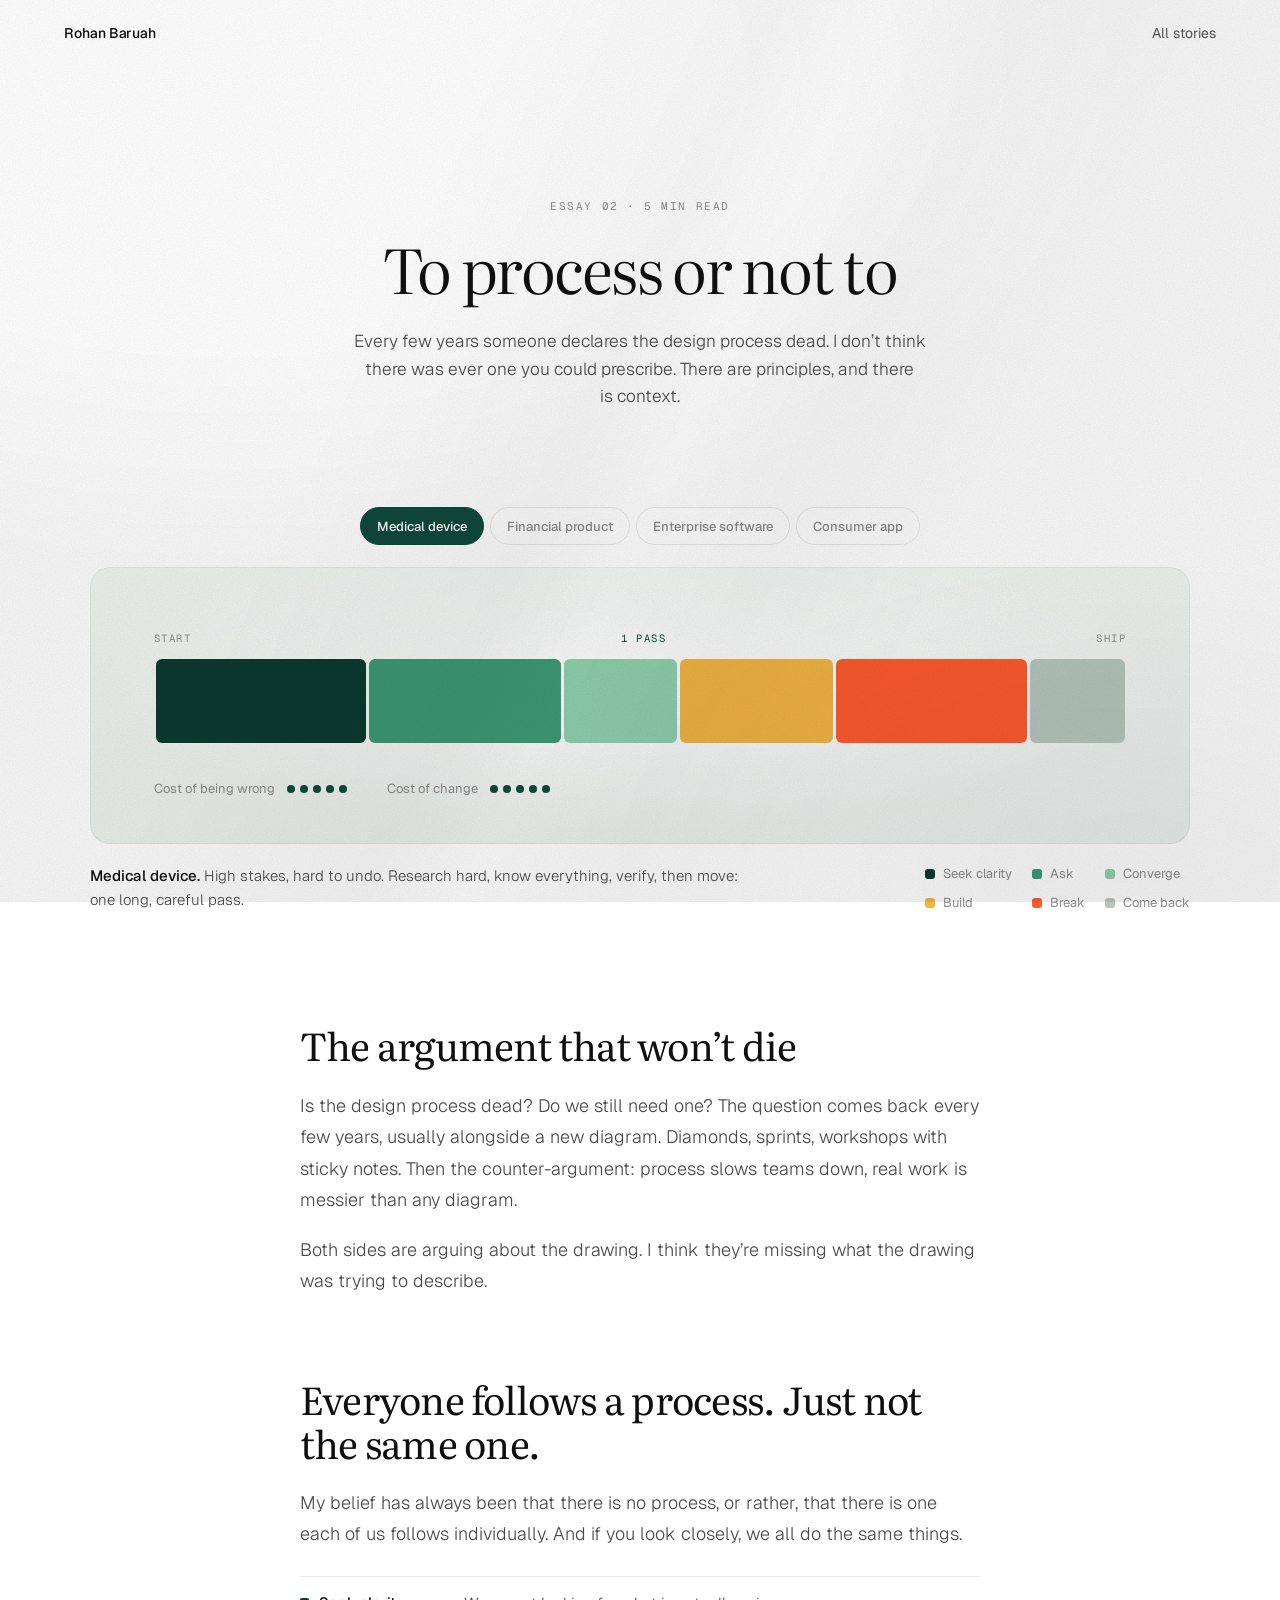
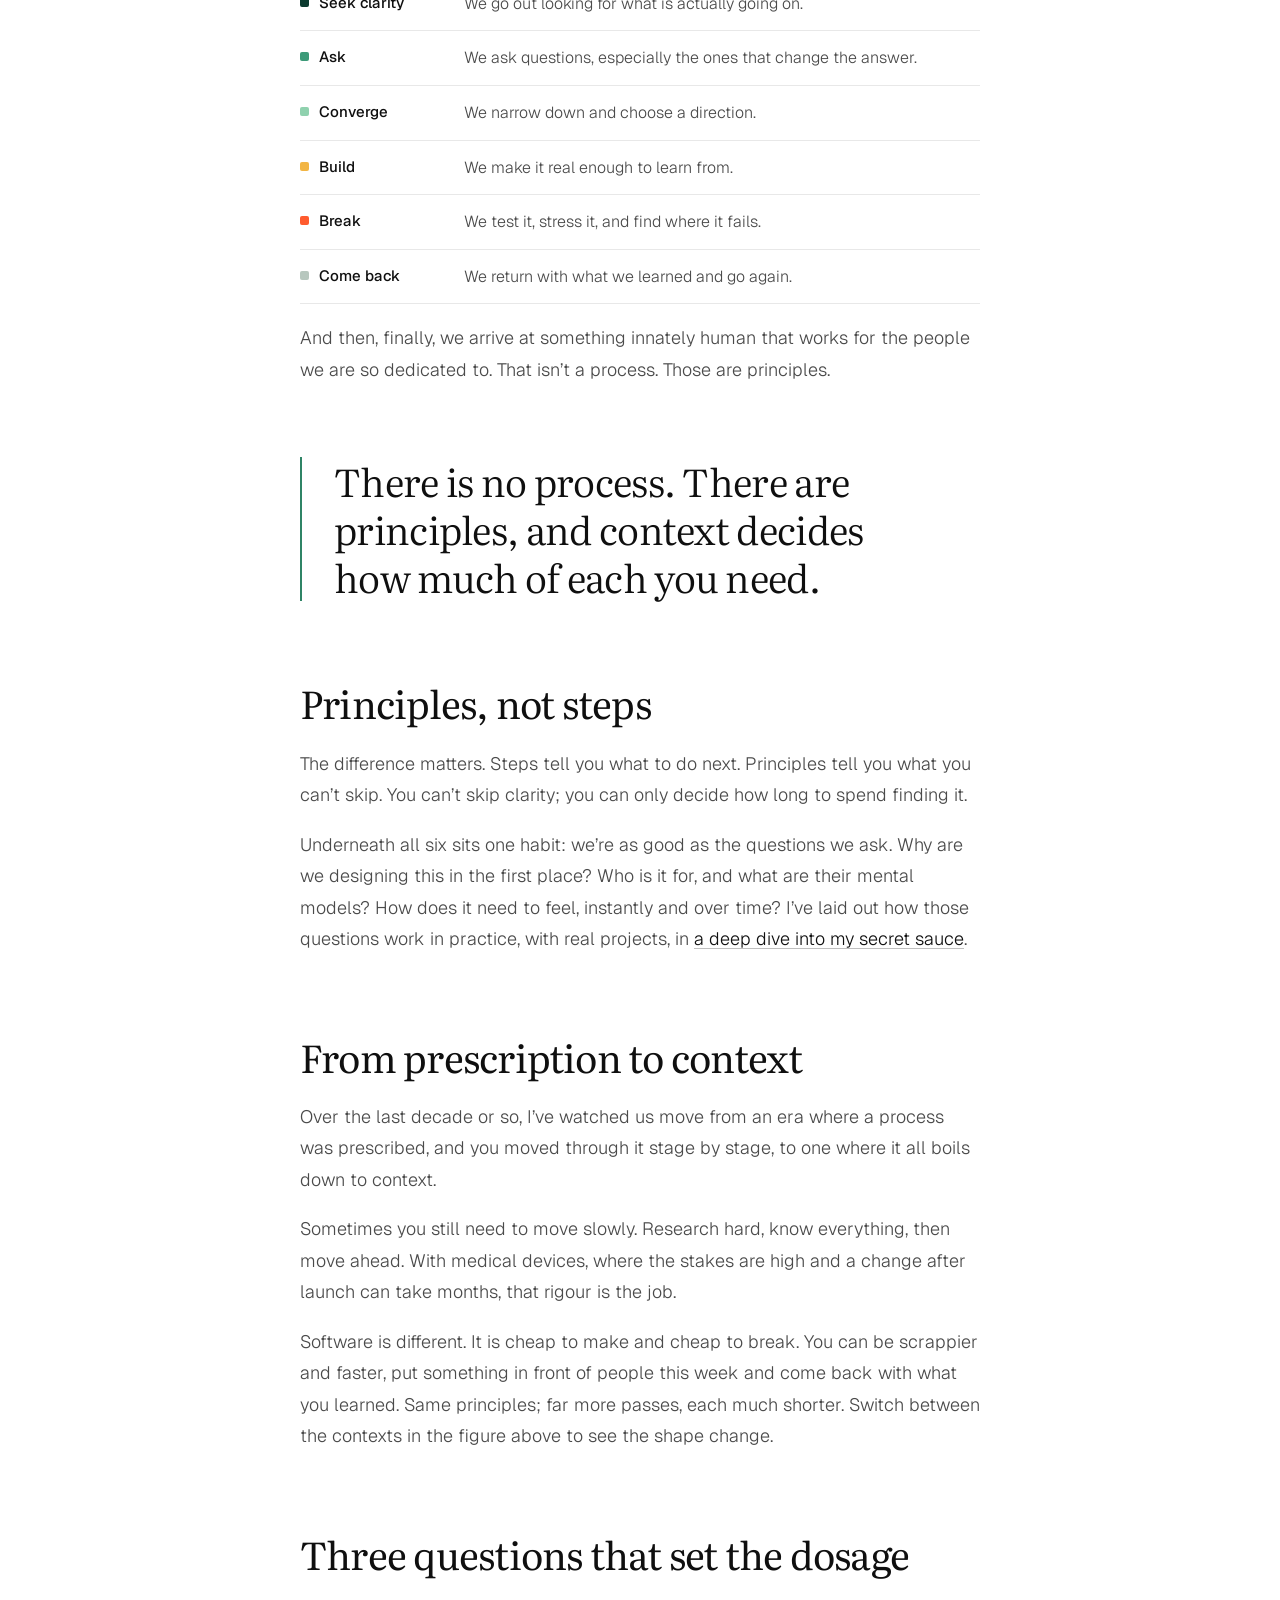
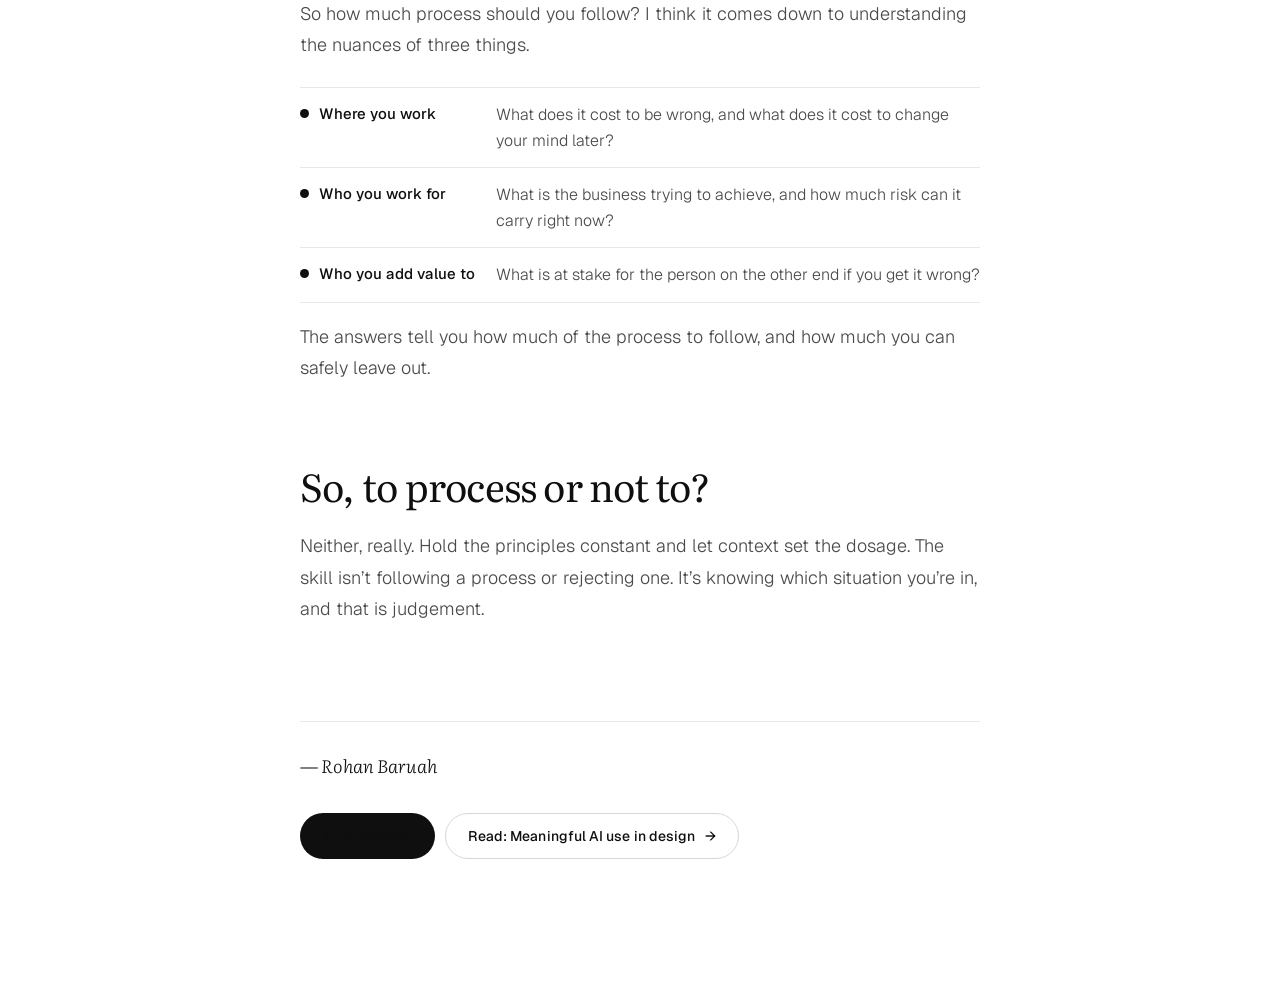
<file: to-process-or-not-to.html>
<!doctype html>
<html lang="en">
<head>
  <meta charset="utf-8" />
  <meta name="viewport" content="width=device-width, initial-scale=1, viewport-fit=cover" />
  <title>To process or not to — Rohan Baruah</title>
  <meta name="description" content="There is no design process — or there is one each of us follows. What stays constant are the principles. Context decides the dosage." />
  <link rel="icon" href="favicon.ico" sizes="any" />
  <link rel="icon" type="image/png" sizes="32x32" href="assets/favicon-32.png" />
  <link rel="apple-touch-icon" href="assets/apple-touch-icon.png" />
  <meta property="og:type" content="article" />
  <meta property="og:site_name" content="Rohan Baruah" />
  <meta property="og:title" content="To process or not to — Rohan Baruah" />
  <meta property="og:description" content="There is no design process — or there is one each of us follows. What stays constant are the principles. Context decides the dosage." />
  <meta property="og:url" content="https://baruahr.github.io/rohan-baruah/to-process-or-not-to.html" />
  <meta property="og:image" content="https://baruahr.github.io/rohan-baruah/assets/og.png" />
  <meta property="og:image:width" content="1200" />
  <meta property="og:image:height" content="630" />
  <meta name="twitter:card" content="summary_large_image" />
  <meta name="theme-color" content="#FFFFFF" />
  <link rel="preconnect" href="https://fonts.googleapis.com" />
  <link rel="preconnect" href="https://fonts.gstatic.com" crossorigin />
  <link href="https://fonts.googleapis.com/css2?family=Literata:ital,opsz,wght@0,7..72,200..600;1,7..72,200..600&family=Geist:wght@300;400;500&family=Geist+Mono:wght@400&display=swap" rel="stylesheet" />
  <link rel="stylesheet" href="styles.css" />
  <script>document.documentElement.classList.add('js')</script>
</head>
<body class="is-ready page-article">
  <header class="nav" aria-label="Primary">
    <a class="nav__mark" href="index.html">Rohan Baruah</a>
    <nav class="nav__links"><a href="index.html#stories">All stories</a></nav>
  </header>

  <main>
    <header class="art__head">
      <p class="eyebrow">Essay 02 · 5 min read</p>
      <h1 class="art__title">To process or not to</h1>
      <p class="art__dek">Every few years someone declares the design process dead. I don’t think there was ever one you could prescribe. There are principles, and there is context.</p>
    </header>

    <!-- Interactive figure: same principles, different dosage -->
    <figure class="pd" id="dosage" aria-labelledby="pd-cap">
      <div class="pd__tabs" role="group" aria-label="Choose a context">
        <button type="button" class="pd__tab" data-ctx="medical" aria-pressed="true">Medical device</button>
        <button type="button" class="pd__tab" data-ctx="fintech" aria-pressed="false">Financial product</button>
        <button type="button" class="pd__tab" data-ctx="enterprise" aria-pressed="false">Enterprise software</button>
        <button type="button" class="pd__tab" data-ctx="consumer" aria-pressed="false">Consumer app</button>
      </div>

      <div class="pd__panel">
        <div class="pd__ruler" aria-hidden="true"><span>Start</span><span class="pd__passes">1 pass</span><span>Ship</span></div>
        <div class="pd__track" role="img" aria-label="Time from start to ship, divided among the six principles"></div>
        <dl class="pd__meters">
          <div><dt>Cost of being wrong</dt><dd class="pd__dots" data-meter="wrong"></dd></div>
          <div><dt>Cost of change</dt><dd class="pd__dots" data-meter="change"></dd></div>
        </dl>
      </div>

      <figcaption class="pd__foot">
        <p class="pd__cap" id="pd-cap" aria-live="polite"></p>
        <ul class="pd__legend" aria-label="The six principles">
          <li data-p="0"><i></i>Seek clarity</li>
          <li data-p="1"><i></i>Ask</li>
          <li data-p="2"><i></i>Converge</li>
          <li data-p="3"><i></i>Build</li>
          <li data-p="4"><i></i>Break</li>
          <li data-p="5"><i></i>Come back</li>
        </ul>
      </figcaption>
    </figure>

    <article class="art__body">
      <h2>The argument that won’t die</h2>
      <p>Is the design process dead? Do we still need one? The question comes back every few years, usually alongside a new diagram. Diamonds, sprints, workshops with sticky notes. Then the counter-argument: process slows teams down, real work is messier than any diagram.</p>
      <p>Both sides are arguing about the drawing. I think they’re missing what the drawing was trying to describe.</p>

      <h2>Everyone follows a process. Just not the same one.</h2>
      <p>My belief has always been that there is no process, or rather, that there is one each of us follows individually. And if you look closely, we all do the same things.</p>
      <dl class="art__list art__list--principles">
        <div><dt data-p="0">Seek clarity</dt><dd>We go out looking for what is actually going on.</dd></div>
        <div><dt data-p="1">Ask</dt><dd>We ask questions, especially the ones that change the answer.</dd></div>
        <div><dt data-p="2">Converge</dt><dd>We narrow down and choose a direction.</dd></div>
        <div><dt data-p="3">Build</dt><dd>We make it real enough to learn from.</dd></div>
        <div><dt data-p="4">Break</dt><dd>We test it, stress it, and find where it fails.</dd></div>
        <div><dt data-p="5">Come back</dt><dd>We return with what we learned and go again.</dd></div>
      </dl>
      <p>And then, finally, we arrive at something innately human that works for the people we are so dedicated to. That isn’t a process. Those are principles.</p>

      <blockquote class="art__pull art__pull--green">There is no process. There are principles, and context decides how much of each you need.</blockquote>

      <h2>Principles, not steps</h2>
      <p>The difference matters. Steps tell you what to do next. Principles tell you what you can’t skip. You can’t skip clarity; you can only decide how long to spend finding it.</p>
      <p>Underneath all six sits one habit: we’re as good as the questions we ask. Why are we designing this in the first place? Who is it for, and what are their mental models? How does it need to feel, instantly and over time? I’ve laid out how those questions work in practice, with real projects, in <a href="https://docs.google.com/presentation/d/16k9AybOxd73M2G6XYdPYN1022eR4tkaY_eeSBOTXgMY/edit?usp=sharing" target="_blank" rel="noopener">a deep dive into my secret sauce</a>.</p>

      <h2>From prescription to context</h2>
      <p>Over the last decade or so, I’ve watched us move from an era where a process was prescribed, and you moved through it stage by stage, to one where it all boils down to context.</p>
      <p>Sometimes you still need to move slowly. Research hard, know everything, then move ahead. With medical devices, where the stakes are high and a change after launch can take months, that rigour is the job.</p>
      <p>Software is different. It is cheap to make and cheap to break. You can be scrappier and faster, put something in front of people this week and come back with what you learned. Same principles; far more passes, each much shorter. Switch between the contexts in the figure above to see the shape change.</p>

      <h2>Three questions that set the dosage</h2>
      <p>So how much process should you follow? I think it comes down to understanding the nuances of three things.</p>
      <dl class="art__list art__list--q">
        <div><dt>Where you work</dt><dd>What does it cost to be wrong, and what does it cost to change your mind later?</dd></div>
        <div><dt>Who you work for</dt><dd>What is the business trying to achieve, and how much risk can it carry right now?</dd></div>
        <div><dt>Who you add value to</dt><dd>What is at stake for the person on the other end if you get it wrong?</dd></div>
      </dl>
      <p>The answers tell you how much of the process to follow, and how much you can safely leave out.</p>

      <h2>So, to process or not to?</h2>
      <p>Neither, really. Hold the principles constant and let context set the dosage. The skill isn’t following a process or rejecting one. It’s knowing which situation you’re in, and that is judgement.</p>

      <footer class="art__end">
        <p class="art__sign">— Rohan Baruah</p>
        <div class="art__next">
          <a class="btn btn--ink" href="index.html#stories"><span aria-hidden="true">←</span> All stories</a>
          <a class="btn btn--ghost" href="meaningful-ai-use-in-design.html">Read: Meaningful AI use in design <span aria-hidden="true">→</span></a>
        </div>
      </footer>
    </article>
  </main>

  <script src="process-figure.js" defer></script>
</body>
</html>
</file>
<file: styles.css>
/* ──────────────────────────────────────────────
   Clarity & Judgement — landing page
   Display: Literata (optical sizes) · Body: Geist · Labels: Geist Mono
   ────────────────────────────────────────────── */

:root {
  /* Light — neutral, no warmth */
  --white: #FFFFFF;
  --mist: #F3F3F2;          /* Stories ground: just enough tone for light to read */
  --tile: #FAFAFA;
  --ink: #0F0F0F;
  --ink-2: #4A4A4A;
  --ink-3: #8C8C8C;
  --rule: rgba(0, 0, 0, .09);

  /* Dark */
  --night: #0A0A0A;
  --moon: #F2F2F2;
  --moon-2: #A3A3A3;
  --moon-3: #6B6B6B;
  --line-d: rgba(255, 255, 255, .1);

  --accent: #C4522A;
  --cobalt: #2B47E6;
  --ember: #FF5B2E;

  /* Type */
  --serif: "Literata", "Iowan Old Style", Georgia, serif;
  --sans: "Geist", ui-sans-serif, system-ui, -apple-system, "Segoe UI", sans-serif;
  --mono: "Geist Mono", ui-monospace, "SF Mono", Menlo, monospace;

  /* Type scale — one ladder for the whole site
     display  · the single word that opens the site
     h1       · section statements
     h2       · sub-statements, card names
     h3       · item titles
     lead     · the sentence that follows a headline
     body / small / label */
  --fs-display: clamp(64px, 12vw, 176px);
  --fs-h1: clamp(38px, 4.8vw, 64px);
  --fs-h2: clamp(28px, 3vw, 40px);
  --fs-h3: clamp(21px, 1.6vw, 24px);
  --fs-lead: clamp(17px, 1.35vw, 20px);
  --fs-body: 16px;
  --fs-small: 14px;
  --fs-label: 11px;

  --gutter: clamp(20px, 5vw, 72px);
  --ease: cubic-bezier(.2, .7, .1, 1);
}

*, *::before, *::after { box-sizing: border-box; }
html { scroll-behavior: smooth; -webkit-text-size-adjust: 100%; overflow-x: clip; }
body {
  margin: 0;
  background: var(--white);
  color: var(--ink);
  font-family: var(--sans);
  font-size: var(--fs-body);
  font-weight: 400;
  line-height: 1.6;
  -webkit-font-smoothing: antialiased;
  -moz-osx-font-smoothing: grayscale;
  text-rendering: optimizeLegibility;
  font-feature-settings: "ss01", "cv11";
  transition: background-color 1s var(--ease);
}
body.is-dark { background: var(--night); }

/* Frosted glass — a fixed pane over the page: fine grain + soft, uneven diffusion */
body::after {
  content: ""; position: fixed; inset: -2px; z-index: 45; pointer-events: none;
  background-image:
    url("data:image/svg+xml,%3Csvg xmlns='http://www.w3.org/2000/svg' width='220' height='220'%3E%3Cfilter id='n'%3E%3CfeTurbulence type='fractalNoise' baseFrequency='.85' numOctaves='3' stitchTiles='stitch'/%3E%3CfeColorMatrix values='0 0 0 0 0 0 0 0 0 0 0 0 0 0 0 0 0 0 .065 0'/%3E%3C/filter%3E%3Crect width='100%25' height='100%25' filter='url(%23n)'/%3E%3C/svg%3E"),
    radial-gradient(70% 55% at 18% 8%, rgba(0,0,0,0), rgba(0,0,0,0) 55%, rgba(0,0,0,.03)),
    radial-gradient(60% 50% at 88% 96%, rgba(20,30,60,.035), rgba(0,0,0,0) 70%),
    linear-gradient(115deg, rgba(0,0,0,0) 30%, rgba(0,0,0,.022) 46%, rgba(0,0,0,0) 52%, rgba(0,0,0,.014) 60%, rgba(0,0,0,0) 72%);
  background-size: 220px 220px, 100% 100%, 100% 100%, 100% 100%;
  mix-blend-mode: multiply;
  transition: opacity 1s var(--ease);
}
body.is-dark::after { mix-blend-mode: screen; opacity: .5; }

img, svg { display: block; max-width: 100%; }
a { color: inherit; text-decoration: none; }
::selection { background: var(--ink); color: var(--white); }

.visually-hidden {
  position: absolute !important; width: 1px; height: 1px; overflow: hidden;
  clip: rect(0 0 0 0); white-space: nowrap;
}

/* ── Type roles ── */
.serif, .hero__title, .stories__title, .skill__title, .skillcard__name, .work__lead, .essay__title {
  font-family: var(--serif);
  font-optical-sizing: auto;
  font-weight: 350;
}
.eyebrow, .essay__meta, .logos__label, .skillcard__tag, .skillcard__works li, .skillcard__how summary {
  font-family: var(--mono);
  font-size: var(--fs-label);
  font-weight: 400;
  letter-spacing: .14em;
  text-transform: uppercase;
}
.eyebrow { color: var(--ink-3); margin: 0 0 20px; }

/* ───────────── Nav ───────────── */
.nav {
  position: fixed; inset: 0 0 auto 0; z-index: 50;
  display: flex; justify-content: space-between; align-items: center;
  padding: 22px var(--gutter);
  color: #fff;
  mix-blend-mode: difference;
  font-size: var(--fs-small);
  opacity: 0;
  transition: opacity 1s var(--ease) 2.4s;
}
.is-ready .nav { opacity: 1; }
.nav__mark { font-weight: 500; letter-spacing: -.005em; }
.nav__links { display: flex; gap: clamp(16px, 3vw, 36px); }
.nav__links a { opacity: .72; transition: opacity .3s; }
.nav__links a:hover { opacity: 1; }

/* ───────────── Buttons ───────────── */
.btn {
  display: inline-flex; align-items: center; justify-content: center; gap: 10px;
  height: 46px; padding: 0 22px;
  border-radius: 999px;
  white-space: nowrap;
  font-size: var(--fs-small); font-weight: 500; letter-spacing: .005em;
  transition: transform .5s var(--ease), background-color .3s, color .3s, border-color .3s, box-shadow .5s var(--ease);
  -webkit-tap-highlight-color: transparent;
}
.btn:active { transform: scale(.98); }
.btn--ink { background: var(--ink); color: var(--white); }
.btn--ink:hover { box-shadow: 0 10px 30px -14px rgba(0,0,0,.5); transform: translateY(-1px); }
.btn--ghost { color: var(--ink); border: 1px solid rgba(0,0,0,.16); background: transparent; }
.btn--ghost:hover { border-color: var(--ink); }
.btn--light { background: var(--moon); color: var(--night); }
.btn--light:hover { background: #fff; box-shadow: 0 0 0 6px rgba(255,255,255,.06); }
.btn__meta { font-family: var(--mono); font-size: var(--fs-label); font-weight: 400; opacity: .5; }

.fold { position: relative; }

/* ───────────── Fold 1 · Hero ─────────────
   The page loads in: a soft grey veil lifts to clean white,
   then "Clarity" resolves out of a blur, then the line follows. */
.fold--hero {
  min-height: 100vh; min-height: 100svh;
  display: grid; place-items: center;
  padding: 16vh var(--gutter) 12vh;
  background: var(--white);
  overflow: hidden;
}
.hero__veil {
  position: absolute; inset: 0; z-index: 1; pointer-events: none;
  background: radial-gradient(120% 100% at 50% 45%, #E4E4E3 0%, #D6D6D5 100%);
}
.is-ready .hero__veil { animation: lift 1.8s var(--ease) .15s forwards; }
@keyframes lift { to { opacity: 0; } }

.hero__copy { position: relative; z-index: 2; text-align: center; max-width: 960px; }
.hero__title {
  margin: 0;
  font-size: var(--fs-display);
  font-weight: 300;
  line-height: .95;
  letter-spacing: -.04em;
  opacity: 0;
  filter: blur(22px);
}
.is-ready .hero__title { animation: focus 2.4s var(--ease) .9s forwards; }
@keyframes focus {
  0%   { opacity: 0;  filter: blur(22px); letter-spacing: .02em; }
  50%  { opacity: .75; filter: blur(5px); }
  100% { opacity: 1;  filter: blur(0);    letter-spacing: -.04em; }
}
.hero__line {
  margin: clamp(16px, 2vw, 26px) auto 0;
  font-size: var(--fs-lead);
  font-weight: 300;
  line-height: 1.5;
  color: var(--ink-2);
  max-width: 34em; text-wrap: balance;
}
.br-sm { display: none; }
.hero__cta { display: flex; gap: 10px; justify-content: center; flex-wrap: wrap; margin-top: clamp(32px, 4vw, 48px); }
.hero__about {
  max-width: 31em; margin: clamp(28px, 3.4vw, 40px) auto 0;
  font-size: 15px; font-weight: 300; line-height: 1.7; color: var(--ink-3);
  text-wrap: pretty;
}
.hero__line, .hero__about, .hero__cta { opacity: 0; transform: translateY(8px); }
.is-ready .hero__about { animation: rise 1.3s var(--ease) 2.6s forwards; }
.is-ready .hero__line { animation: rise 1.3s var(--ease) 2.3s forwards; }
.is-ready .hero__cta  { animation: rise 1.3s var(--ease) 3s forwards; }
@keyframes rise { to { opacity: 1; transform: none; } }

.scroll-cue {
  position: absolute; left: 50%; bottom: 28px; z-index: 2; transform: translateX(-50%);
  width: 1px; height: 44px; overflow: hidden;
  opacity: 0; transition: opacity 1s var(--ease) 3.4s;
}
.is-ready .scroll-cue { opacity: 1; }
.scroll-cue span {
  position: absolute; inset: 0; background: var(--ink-3);
  animation: cue 2.4s var(--ease) infinite;
}
@keyframes cue { 0% { transform: translateY(-100%); } 60%, 100% { transform: translateY(100%); } }

/* ───────────── Fold 2 · Stories ─────────────
   No fixture — just light rising from below the sentence. */
.fold--stories {
  background: linear-gradient(to bottom, var(--white) 0, var(--mist) clamp(120px, 22vh, 220px));
  padding-bottom: clamp(96px, 16vh, 180px);
  overflow-x: clip;
}
.stories__stage {
  position: relative;
  text-align: center;
  padding: clamp(120px, 22vh, 220px) var(--gutter) clamp(80px, 12vh, 130px);
}
.uplight { position: absolute; inset: 0; pointer-events: none; }
.uplight__beam {
  position: absolute; left: 50%; bottom: 0;
  width: min(110vw, 1000px); height: 120%;
  transform: translateX(-50%);
  filter: blur(34px);
  opacity: var(--lit, 0);
}
.uplight__beam::before {
  content: ""; position: absolute; inset: 0;
  clip-path: polygon(47% 100%, 53% 100%, 100% 0, 0 0);
  background: linear-gradient(to top, rgba(255,255,255,1) 0%, rgba(255,255,255,.75) 40%, rgba(255,255,255,0) 95%);
}
.uplight__pool {
  position: absolute; left: 50%; top: 58%;
  width: min(100vw, 900px); height: 70%;
  transform: translate(-50%, -50%);
  background: radial-gradient(closest-side, #fff, rgba(255,255,255,.6) 55%, rgba(255,255,255,0));
  opacity: var(--lit, 0);
}
.stories__stage .eyebrow, .stories__title { position: relative; z-index: 2; }
.stories__title {
  margin: 0;
  font-size: var(--fs-h1);
  line-height: 1.05;
  letter-spacing: -.025em;
  opacity: calc(.25 + var(--lit, 0) * .75);
  filter: blur(calc((1 - var(--lit, 0)) * 3px));
}
.stories__title em { font-style: italic; color: var(--ink-3); }

.essays {
  display: grid;
  grid-template-columns: repeat(3, minmax(0, 1fr));
  gap: clamp(20px, 2.4vw, 32px);
  max-width: 1280px;
  margin: 0 auto;
  padding: 0 var(--gutter);
  position: relative; z-index: 2;
}
.essay { display: block; }
.essay__thumb {
  margin: 0;
  aspect-ratio: 4 / 3;
  border-radius: 4px;
  overflow: hidden;
  position: relative;
  background: var(--white);
  box-shadow: 0 0 0 1px var(--rule);
  transition: transform .8s var(--ease), box-shadow .8s var(--ease);
}
.essay__thumb::after {
  content: ""; position: absolute; inset: 0; pointer-events: none;
  background: radial-gradient(50% 60% at var(--mx, 50%) var(--my, 0%), rgba(255,255,255,.16), rgba(255,255,255,0) 70%);
  opacity: 0; transition: opacity .6s var(--ease);
}
.essay:not(.is-soon):hover .essay__thumb { transform: translateY(-4px); box-shadow: 0 0 0 1px var(--rule), 0 24px 50px -30px rgba(0,0,0,.3); }
.essay:not(.is-soon):hover .essay__thumb::after { opacity: 1; }
.essay__thumb svg { width: 100%; height: 100%; }

.t-line { fill: none; stroke: #fff; stroke-width: 1.3; stroke-linecap: round; stroke-linejoin: round; }
.t-ghost { stroke-dasharray: 3 5; opacity: .5; }
.t-accent { stroke: #FFD27A; stroke-width: 1.6; stroke-dasharray: 200; stroke-dashoffset: 0; }
@keyframes draw { from { stroke-dashoffset: 200; } to { stroke-dashoffset: 0; } }
.t-dot { fill: #FFD27A; }
.t-smoke path { stroke-width: 1.1; opacity: .7; transform-origin: 50% 100%; transform-box: fill-box; }
.t-base { stroke: #fff; stroke-width: 1.3; stroke-linecap: round; opacity: .8; }

/* Meaningful AI — scattered tools rebundle around the repo on hover */
.t-field circle { fill: #fff; transition: transform 1.4s var(--ease); }
.essay:hover .t-field circle { transform: translate(var(--dx), var(--dy)); }
.t-glow { opacity: .5; transition: opacity 1s var(--ease); }
.essay:hover .t-glow { opacity: 1; }
.t-repo rect { fill: rgba(255,255,255,.1); stroke: #fff; stroke-width: 1.4; }
.t-repo path { fill: none; stroke: #fff; stroke-width: 1.4; stroke-linecap: round; }
.t-repo circle { fill: #fff; }
.t-node { transform: translate(var(--x0), var(--y0)); transition: transform 1.1s var(--ease); }
.t-node:nth-of-type(odd) { transition-delay: .06s; }
.essay:hover .t-node { transform: translate(var(--x1), var(--y1)); }
.t-plug rect { fill: var(--ember); }
.t-skill circle { fill: #fff; }
.t-wires path { fill: none; stroke: #fff; stroke-width: 1.1; opacity: .55; stroke-dasharray: 1; stroke-dashoffset: 1; transition: stroke-dashoffset .9s var(--ease) 0s; }
.essay:hover .t-wires path { stroke-dashoffset: 0; transition-delay: .7s; }

/* To process or not to — same principles, different dosage */
.t-ticks path { fill: none; stroke: rgba(255,255,255,.45); stroke-width: 1.2; stroke-linecap: round; }
.t-track rect { transition: opacity .6s var(--ease); }
.t-head { stroke: #fff; stroke-width: 1.5; stroke-linecap: round; opacity: 0; }
.essay:hover .t-head { animation: sweep 2.6s var(--ease) infinite; }
@keyframes sweep { 0% { opacity: 0; transform: translateX(0); } 8% { opacity: .9; } 85% { opacity: .9; } 100% { opacity: 0; transform: translateX(304px); } }

/* Coming soon */
.essay.is-soon { cursor: default; }
.essay.is-soon .essay__thumb { filter: saturate(.35); opacity: .5; }
.essay.is-soon .essay__title { color: var(--ink-3); }
.essay.is-soon .essay__title::after { content: none; }

.essay__meta { display: flex; justify-content: space-between; margin-top: 18px; color: var(--ink-3); }
.essay__title {
  margin: 8px 0 0;
  font-size: var(--fs-h3);
  font-weight: 400;
  line-height: 1.25; letter-spacing: -.01em;
}
.essay__title::after {
  content: " →"; font-family: var(--sans); font-size: .7em;
  display: inline-block; opacity: 0; transform: translateX(-6px);
  transition: opacity .5s var(--ease), transform .5s var(--ease);
}
.essay:hover .essay__title::after { opacity: .5; transform: none; }

/* ───────────── Fold 3 · Skill (dark) ───────────── */
.fold--skill {
  min-height: 100vh; min-height: 100svh;
  display: grid; align-items: center;
  padding: clamp(110px, 16vh, 180px) var(--gutter);
  color: var(--moon);
  overflow: hidden;
}
.fold--skill .eyebrow { color: var(--moon-3); }
.skill__glow {
  position: absolute; right: -10vw; top: 50%;
  width: 90vw; height: 90vw; max-width: 1100px; max-height: 1100px;
  transform: translateY(-50%);
  background: radial-gradient(closest-side, rgba(255,255,255,.08), rgba(255,255,255,.025) 50%, rgba(255,255,255,0));
  pointer-events: none;
  opacity: 0; transition: opacity 1.6s var(--ease) .3s;
}
.is-dark .skill__glow { opacity: 1; }
.skill__wrap { position: relative; max-width: 1180px; width: 100%; margin: 0 auto; }
.skill__copy { max-width: 760px; }
.skill__pick {
  max-width: 46em; margin: clamp(40px, 5vw, 64px) 0 0; padding-top: 22px;
  border-top: 1px solid var(--line-d);
  font-size: var(--fs-small); line-height: 1.6; color: var(--moon-2);
}
.skill__pick span { font-family: var(--mono); font-size: var(--fs-label); letter-spacing: .14em; text-transform: uppercase; color: var(--moon); margin-right: 10px; }
.skill__cards { display: grid; grid-template-columns: repeat(2, minmax(0, 1fr)); gap: clamp(16px, 2vw, 24px); margin-top: 28px; }
.skill__cards .skillcard { display: flex; flex-direction: column; }
.skill__meta { display: flex; justify-content: space-between; align-items: flex-start; gap: 16px 32px; flex-wrap: wrap; margin-top: 24px; }
.skill__meta .skillcard__works { margin: 0; }
.skill__meta .skillcard__how { margin: 0; border-top: 0; padding-top: 6px; flex: 0 1 520px; }
.skill__title {
  margin: 0;
  font-size: var(--fs-h1);
  line-height: 1.08; letter-spacing: -.025em;
}
.skill__title em { font-style: italic; color: var(--moon-2); }
.skill__desc {
  max-width: 32em;
  margin: clamp(22px, 2.6vw, 32px) 0 0;
  font-size: var(--fs-lead); font-weight: 300; line-height: 1.6;
  color: var(--moon-2);
}
.skill__desc--em { margin-top: 14px; color: var(--moon); font-weight: 400; }

.skillcard {
  position: relative;
  padding: clamp(28px, 3vw, 40px);
  border-radius: 16px;
  background: linear-gradient(160deg, rgba(255,255,255,.06), rgba(255,255,255,.015) 60%);
  box-shadow: inset 0 0 0 1px var(--line-d), 0 40px 120px -50px rgba(255,255,255,.12);
}
.skillcard::before {
  content: ""; position: absolute; left: 14%; right: 14%; top: 0; height: 1px;
  background: linear-gradient(90deg, transparent, rgba(255,255,255,.5), transparent);
}
.skillcard__top { display: flex; justify-content: space-between; align-items: center; }
.skillcard__icon {
  width: 42px; height: 42px; border-radius: 10px; display: grid; place-items: center;
  background: rgba(255,255,255,.05); box-shadow: inset 0 0 0 1px var(--line-d);
}
.skillcard__icon svg { width: 24px; height: 24px; fill: none; stroke: var(--moon); stroke-width: 1.4; stroke-linecap: round; }
.skillcard__icon .fill { fill: var(--accent); stroke: none; }
.skillcard__tag { letter-spacing: .08em; text-transform: none; color: var(--moon-3); }
.skillcard__name {
  margin: 28px 0 0;
  font-size: var(--fs-h2); line-height: 1.1; letter-spacing: -.02em;
}
.skillcard__what { margin: 12px 0 0; color: var(--moon-2); font-size: var(--fs-body); font-weight: 300; line-height: 1.65; }
.skillcard__works { list-style: none; display: flex; flex-wrap: wrap; gap: 6px; padding: 0; margin: 22px 0 0; }
.skillcard__works li {
  letter-spacing: .04em; text-transform: none; color: var(--moon-2);
  padding: 5px 10px; border-radius: 999px; box-shadow: inset 0 0 0 1px rgba(255,255,255,.12);
}
.skillcard__label { margin: 24px 0 0; font-family: var(--mono); font-size: var(--fs-label); letter-spacing: .14em; text-transform: uppercase; color: var(--moon-3); }
.skillcard__when { list-style: none; margin: 10px 0 0; padding: 0; }
.skillcard__when li { position: relative; padding: 9px 0 9px 22px; border-top: 1px solid rgba(255,255,255,.07); font-size: 15px; font-weight: 300; line-height: 1.5; color: var(--moon); }
.skillcard__when li::before { content: ""; position: absolute; left: 2px; top: 17px; width: 8px; height: 1px; background: var(--accent); }
.skillcard--deep .skillcard__when li::before { background: #6F86FF; }
.skillcard--deep .skillcard__icon .fill { fill: #6F86FF; }
.skillcard__icon rect { fill: none; stroke: var(--moon); stroke-width: 1.4; }
.skillcard__icon rect.fill { stroke: none; }
.skillcard__fit { margin: 18px 0 0; font-size: 13px; color: var(--moon-3); }
.skillcard__actions { display: flex; align-items: center; gap: 22px; flex-wrap: wrap; margin-top: auto; padding-top: 26px; }
.link-light { font-size: var(--fs-small); color: var(--moon-2); transition: color .3s; }
.link-light:hover { color: var(--moon); }
.skillcard__how { margin-top: 26px; border-top: 1px solid rgba(255,255,255,.08); padding-top: 16px; font-size: var(--fs-small); color: var(--moon-2); }
.skillcard__how summary { cursor: pointer; list-style: none; letter-spacing: .12em; color: var(--moon-3); }
.skillcard__how summary::-webkit-details-marker { display: none; }
.skillcard__how summary::after { content: " +"; }
.skillcard__how[open] summary::after { content: " −"; }
.skillcard__how ol { margin: 14px 0 0; padding-left: 18px; line-height: 1.6; }
.skillcard__how li + li { margin-top: 8px; }
.skillcard__how b { color: var(--moon); font-weight: 500; }
.skillcard__how code { font-family: var(--mono); font-size: 12px; padding: 1px 5px; border-radius: 4px; background: rgba(255,255,255,.07); }

/* ───────────── Fold 4 · Work / credibility ───────────── */
.fold--work {
  background: var(--white);
  padding: clamp(110px, 18vh, 200px) var(--gutter) 0;
}
.work__inner { max-width: 960px; margin: 0 auto; }
.work__lead {
  margin: 0;
  font-size: var(--fs-h2);
  line-height: 1.2; letter-spacing: -.02em;
}
.work__lead em { font-style: italic; }
.work__body {
  max-width: 38em;
  margin: clamp(20px, 2.4vw, 28px) 0 0;
  font-size: var(--fs-lead); font-weight: 300; line-height: 1.65;
  color: var(--ink-2);
}
.work__cta { display: flex; gap: 10px; flex-wrap: wrap; margin-top: clamp(32px, 4vw, 44px); }
.btn--icon { width: 46px; padding: 0; justify-content: center; }
.btn--icon svg { width: 18px; height: 18px; fill: currentColor; }

.logos { max-width: 1200px; margin: clamp(100px, 16vh, 160px) auto 0; border-top: 1px solid var(--rule); padding-top: 40px; }
.logos__label { margin: 0 0 clamp(36px, 5vw, 56px); text-align: center; color: var(--ink-3); }
.logos__grid {
  --k: 1;
  list-style: none; margin: 0; padding: 0;
  display: flex; flex-wrap: wrap; justify-content: center; align-items: center;
  gap: clamp(30px, 4vw, 48px) clamp(36px, 5.2vw, 72px);
}
.logos__grid li { height: calc(var(--h) * 1px * var(--k)); opacity: .42; transition: opacity .5s var(--ease); }
.logos__grid li:hover { opacity: .95; }
.logos__grid img, .logos__grid svg { height: 100%; width: auto; max-width: none; }
.logo-ms rect { fill: var(--ink); }
.logo-ms text { fill: var(--ink); font-family: "Segoe UI", var(--sans); font-size: 17.5px; font-weight: 600; letter-spacing: -.01em; }

.foot {
  max-width: 1200px; margin: clamp(90px, 14vh, 150px) auto 0;
  display: flex; justify-content: space-between; gap: 16px;
  padding-top: 22px; border-top: 1px solid var(--rule);
  font-size: 13px; color: var(--ink-3);
}
.foot a:hover { color: var(--ink); }

/* ───────────── Fold 5 · In their words ───────────── */
.fold--words {
  background: var(--white);
  padding: clamp(120px, 20vh, 220px) var(--gutter) 40px;
}
.words__inner { max-width: 960px; margin: 0 auto; }
.words__head { display: flex; justify-content: space-between; align-items: baseline; gap: 16px; }
.words__head .eyebrow { margin: 0; }
.words__count { margin: 0; font-family: var(--mono); font-size: var(--fs-label); letter-spacing: .12em; color: var(--ink-3); font-variant-numeric: tabular-nums; }
.words__n { color: var(--ink); }

.words__stage { margin-top: clamp(28px, 4vw, 44px); }
.words__list { list-style: none; margin: 0; padding: 0; display: grid; }
.rec { grid-area: 1 / 1; }
.js .rec { opacity: 0; visibility: hidden; filter: blur(8px); transform: translateY(8px);
  transition: opacity .9s var(--ease), filter .9s var(--ease), transform .9s var(--ease), visibility 0s linear .9s; }
.js .rec.is-current { opacity: 1; visibility: visible; filter: none; transform: none;
  transition: opacity 1.1s var(--ease) .25s, filter 1.1s var(--ease) .25s, transform 1.1s var(--ease) .25s, visibility 0s; }
html:not(.js) .rec { grid-area: auto; }
html:not(.js) .rec + .rec { margin-top: 64px; }

.rec__quote {
  margin: 0; max-width: 24em;
  font-family: var(--serif); font-weight: 350; font-optical-sizing: auto;
  font-size: var(--fs-h2); line-height: 1.24; letter-spacing: -.018em;
  color: var(--ink); text-wrap: pretty;
}
.rec__quote::before { content: "“"; }
.rec__quote::after { content: "”"; }
.rec__who { margin: clamp(24px, 3vw, 32px) 0 0; display: flex; flex-wrap: wrap; align-items: baseline; gap: 4px 12px; font-size: 15px; }
.rec__who a { font-weight: 500; color: var(--ink); }
.rec__who a:hover { text-decoration: underline; text-underline-offset: 3px; }
.rec__who span { color: var(--ink-3); }

.rec__full { margin-top: 18px; }
.rec__full summary {
  display: inline-block; cursor: pointer; list-style: none;
  font-family: var(--mono); font-size: var(--fs-label); letter-spacing: .12em; text-transform: uppercase; color: var(--ink-3);
}
.rec__full summary::-webkit-details-marker { display: none; }
.rec__full summary::after { content: " +"; }
.rec__full[open] summary::after { content: " −"; }
.rec__full summary:hover { color: var(--ink); }
.rec__full p { max-width: 40em; margin: 16px 0 0; font-weight: 300; font-size: 16px; line-height: 1.7; color: var(--ink-2); }
.rec__full p:first-of-type { margin-top: 20px; }

.words__ctrl { display: flex; align-items: center; gap: 8px; margin-top: clamp(40px, 5vw, 56px); }
.words__bar { flex: 1; height: 1px; background: var(--rule); margin-right: 16px; overflow: hidden; }
.words__bar i { display: block; height: 100%; background: var(--ink); transform-origin: 0 50%; transform: scaleX(var(--t, 0)); }
.words__btn {
  width: 44px; height: 44px; border-radius: 50%;
  border: 1px solid rgba(0,0,0,.16); background: transparent; color: var(--ink);
  font: inherit; font-size: 16px; cursor: pointer;
  transition: border-color .3s var(--ease), transform .2s var(--ease);
}
.words__btn:hover { border-color: var(--ink); }
.words__btn:active { transform: scale(.95); }
.words__btn:focus-visible, .rec__full summary:focus-visible { outline: 2px solid var(--ink); outline-offset: 3px; }
html:not(.js) .words__ctrl, html:not(.js) .words__count { display: none; }
.words__source { margin: 20px 0 0; font-size: 13px; }
.words__source a { color: var(--ink-3); }
.words__source a:hover { color: var(--ink); }

/* ───────────── Article ───────────── */
.page-article { background: var(--white); }
.art__head { max-width: 860px; margin: 0 auto; padding: clamp(140px, 22vh, 200px) var(--gutter) 0; text-align: center; }
.art__title {
  margin: 0; font-family: var(--serif); font-optical-sizing: auto; font-weight: 350;
  font-size: var(--fs-h1); line-height: 1.05; letter-spacing: -.028em; text-wrap: balance;
}
.art__dek { max-width: 34em; margin: clamp(20px, 2.4vw, 28px) auto 0; font-size: var(--fs-lead); font-weight: 300; line-height: 1.6; color: var(--ink-2); text-wrap: pretty; }

.art__body { max-width: 680px; margin: 0 auto; padding: clamp(64px, 9vw, 110px) var(--gutter) clamp(100px, 14vh, 160px); box-sizing: content-box; }
.art__body h2 {
  margin: clamp(56px, 7vw, 80px) 0 0; font-family: var(--serif); font-optical-sizing: auto; font-weight: 400;
  font-size: var(--fs-h2); line-height: 1.15; letter-spacing: -.02em;
}
.art__body h2:first-child { margin-top: 0; }
.art__body h3 { margin: 44px 0 0; font-family: var(--serif); font-weight: 400; font-style: italic; font-size: var(--fs-h3); letter-spacing: -.01em; }
.art__body p { margin: 18px 0 0; font-size: 18px; font-weight: 300; line-height: 1.75; color: var(--ink-2); text-wrap: pretty; }
.art__body h2 + p { margin-top: 22px; }
.art__body a { color: var(--ink); text-decoration: underline; text-decoration-color: rgba(0,0,0,.25); text-underline-offset: 3px; transition: text-decoration-color .3s; }
.art__body a:hover { text-decoration-color: var(--ink); }
.art__body .btn { text-decoration: none; }
.art__pull {
  margin: clamp(48px, 6vw, 72px) 0; padding: 0 0 0 clamp(20px, 3vw, 32px);
  border-left: 2px solid var(--ember);
  font-family: var(--serif); font-weight: 350; font-optical-sizing: auto;
  font-size: var(--fs-h2); line-height: 1.25; letter-spacing: -.018em; color: var(--ink); text-wrap: balance;
}
.art__list { margin: 26px 0 0; border-top: 1px solid var(--rule); }
.art__list div { display: grid; grid-template-columns: 9em 1fr; gap: 6px 20px; padding: 14px 0; border-bottom: 1px solid var(--rule); }
.art__list dt { font-weight: 500; font-size: 15px; display: flex; align-items: baseline; gap: 10px; }
.art__list dt::before { content: ""; width: 9px; height: 9px; border-radius: 2px; background: var(--cobalt); flex: none; transform: translateY(-1px); }
.art__list dd { margin: 0; font-size: 16px; font-weight: 300; line-height: 1.6; color: var(--ink-2); }
.art__end { margin-top: clamp(64px, 8vw, 96px); padding-top: 28px; border-top: 1px solid var(--rule); }
.art__sign { font-family: var(--serif) !important; font-style: italic; color: var(--ink) !important; margin: 0 !important; }
.art__next { display: flex; flex-wrap: wrap; gap: 10px; margin-top: 32px; }

/* ── The rebundling figure ── */
.rb {
  max-width: 1200px; margin: clamp(56px, 8vw, 96px) auto 0; padding: 0 var(--gutter);
  box-sizing: content-box;
}
.rb__tabs { display: flex; justify-content: center; flex-wrap: wrap; gap: 6px; }
.rb__tab {
  display: inline-flex; align-items: baseline; gap: 8px; height: 38px; padding: 0 16px; border-radius: 999px;
  border: 1px solid var(--rule); background: transparent; color: var(--ink-3); cursor: pointer;
  font: 500 13px/1 var(--sans); transition: color .3s, border-color .3s, background-color .3s;
  align-items: center;
}
.rb__tab span { font-family: var(--mono); font-size: 10px; font-weight: 400; letter-spacing: .08em; opacity: .7; }
.rb__tab:hover { color: var(--ink); border-color: rgba(0,0,0,.2); }
.rb__tab[aria-pressed="true"] { color: var(--white); background: var(--ink); border-color: var(--ink); }
.rb__tab:focus-visible { outline: 2px solid var(--ink); outline-offset: 3px; }

.rb__canvas {
  margin-top: 22px; border-radius: 20px; overflow: hidden;
  background:
    radial-gradient(60% 70% at 50% 45%, #FFFFFF 0%, rgba(255,255,255,0) 70%),
    linear-gradient(180deg, #F6F7FB, #EEF0F6);
  box-shadow: inset 0 0 0 1px rgba(20,30,80,.06);
}
.rb__svg { display: block; width: 100%; height: auto; max-height: 78vh; margin: 0 auto; overflow: visible; color: var(--ink-3); }

.rb__node { transition: transform 1s var(--ease); cursor: default; outline: none; }
.rb__node[role="button"] { cursor: pointer; }
.is-instant .rb__node, .is-instant .rb__node * { transition: none !important; }
.rb__halo { fill: none; stroke: currentColor; stroke-width: 1.2; opacity: 0; transition: opacity .3s; }
.rb__dot { fill: var(--ink); transition: fill .6s var(--ease), opacity .6s var(--ease), r .6s var(--ease); }
.rb__sq { fill: var(--cobalt); opacity: 0; transform: scale(.4); transform-box: fill-box; transform-origin: center; transition: opacity .6s var(--ease), transform .6s var(--ease); }
.rb__label {
  font: 500 14px var(--sans); fill: var(--ink); letter-spacing: -.005em;
  paint-order: stroke; stroke: #F2F4F9; stroke-width: 6px; stroke-linejoin: round;
  transition: opacity .35s var(--ease);
}
.is-portrait .rb__label { font-size: 13px; }
.is-moving .rb__label { opacity: 0; }

.rb__node[data-kind="hidden"], .rb__node[data-kind="gone"] { opacity: 0; pointer-events: none; }
.rb__node { transition: transform 1s var(--ease), opacity .7s var(--ease); }
.rb__node[data-kind="gone"] .rb__dot { r: 2; }
.rb__node[data-kind="plug"] .rb__dot { opacity: 0; }
.rb__node[data-kind="plug"] .rb__sq { opacity: 1; transform: none; }
.rb__node[data-kind="plug"] { color: var(--cobalt); }
.rb__node[data-kind="skill"] .rb__dot { fill: var(--ember); r: 8; }
.rb__node[data-kind="skill"] { color: var(--ember); }
.rb__node[data-kind="person"] .rb__dot { fill: var(--white); stroke: var(--ink); stroke-width: 1.4; }
.rb__node[data-kind="person"] .rb__label { fill: var(--ink-2); font-weight: 400; }

.rb__repo { opacity: 0; transition: opacity .8s var(--ease) .2s; pointer-events: none; outline: none; }
[data-state="hub"] .rb__repo { opacity: 1; pointer-events: auto; cursor: pointer; }
.rb__repo rect { fill: var(--ink); }
.rb__repo.is-on rect { fill: #000; }
.rb__glyph path { fill: none; stroke: var(--white); stroke-width: 1.6; stroke-linecap: round; }
.rb__glyph circle { fill: var(--white); }
.rb__repoT { fill: var(--white); font: 400 26px var(--serif); text-anchor: middle; letter-spacing: -.01em; }
.rb__repoS { fill: rgba(255,255,255,.55); font: 400 10px var(--mono); text-anchor: middle; letter-spacing: .12em; text-transform: uppercase; }
.is-portrait .rb__repoT { font-size: 22px; }
.is-portrait .rb__repoS { font-size: 9px; }

.rb__set { opacity: 1; transition: opacity .45s var(--ease); }
.rb__set.is-out { opacity: 0; }
.rb__wire { fill: none; stroke-width: 1.4; stroke-linecap: round; stroke-dasharray: 1; stroke-dashoffset: 1; transition: stroke-dashoffset 1s var(--ease) .55s, opacity .3s, stroke-width .3s; }
.rb__set.is-in .rb__wire { stroke-dashoffset: 0; }
.rb__set .rb__wire[marker-end] { stroke-dasharray: none; stroke-dashoffset: 0; opacity: 0; transition: opacity .6s var(--ease) .6s; }
.rb__set.is-in .rb__wire[marker-end] { opacity: 1; }
.w-stage { stroke: var(--ink-3); color: var(--ink-3); }
.w-plug { stroke: var(--cobalt); opacity: .5; }
.w-skill { stroke: var(--ember); opacity: .55; }
.w-person { stroke: var(--ink-3); stroke-dasharray: .012 .02 !important; stroke-dashoffset: 0 !important; opacity: 0; transition: opacity .6s var(--ease) 1s !important; }
.rb__set.is-in .w-person { opacity: .7; }
.rb__pulse { opacity: 0; transition: opacity .6s var(--ease) 1.4s; }
.rb__set.is-in .rb__pulse { opacity: 1; }
.p-plug { fill: var(--cobalt); }
.p-skill { fill: var(--ember); }

.rb__group { opacity: 0; transition: opacity .8s var(--ease) .3s; pointer-events: none; }
[data-state="hub"] .rb__group { opacity: 1; }
.rb__group rect { stroke-width: 1; }
.g-plug rect { fill: rgba(43,71,230,.045); stroke: rgba(43,71,230,.14); }
.g-skill rect { fill: rgba(255,91,46,.05); stroke: rgba(255,91,46,.18); }
.rb__gT { font: 400 10.5px var(--mono); letter-spacing: .14em; text-transform: uppercase; }
.g-plug .rb__gT { fill: var(--cobalt); }
.g-skill .rb__gT { fill: #D9461E; }
.rb__gS { font: 400 12.5px var(--sans); fill: var(--ink-3); }
.is-focus .rb__group { opacity: .45; }

/* Focus a part: everything else steps back */
.is-focus .rb__node:not(.is-on):not([data-kind="gone"]), .is-focus .rb__wire:not(.is-on), .is-focus .rb__pulse:not(.is-on) { opacity: .18; }
.is-focus .rb__node:not(.is-on):not([data-kind="gone"]) { transition: opacity .3s, transform 1s var(--ease); }
.is-focus .rb__wire.is-on { opacity: 1; stroke-width: 2; }
.rb__node.is-on .rb__halo { opacity: .35; }
.rb__node:focus-visible .rb__halo { opacity: .7; }

.rb__foot { display: flex; justify-content: space-between; align-items: flex-start; gap: 16px 40px; flex-wrap: wrap; margin-top: 20px; }
.rb__cap { flex: 1 1 420px; max-width: 44em; margin: 0; min-height: 3.2em; font-size: 15px; font-weight: 300; line-height: 1.6; color: var(--ink-2); }
.rb__cap b { font-weight: 500; color: var(--ink); }
.rb__kind { font-family: var(--mono); font-size: 10.5px; letter-spacing: .1em; text-transform: uppercase; color: var(--ink-3); }
.rb__legend { list-style: none; margin: 0; padding: 0; display: flex; flex-wrap: wrap; gap: 8px 20px; font-size: 13px; color: var(--ink-3); transition: opacity .6s; }
.rb__legend li { display: flex; align-items: center; gap: 8px; }
.lg { width: 10px; height: 10px; flex: none; }
.lg--plug { background: var(--cobalt); border-radius: 2px; }
.lg--skill { background: var(--ember); border-radius: 50%; }
.lg--person { border: 1.4px solid var(--ink); border-radius: 50%; }
.rb:not([data-state="hub"]) .rb__legend { opacity: 0; }

@media (max-width: 560px) {
  .rb__tab { padding: 0 12px; font-size: 12px; }
  .rb__canvas { border-radius: 14px; margin-left: calc(var(--gutter) * -.5); margin-right: calc(var(--gutter) * -.5); }
  .rb__svg { max-height: none; }
  .art__list div { grid-template-columns: 1fr; }
  .art__body p { font-size: 17px; }
}

/* ── To process or not to: the dosage figure ── */
.pd { --p0: #0B3A2E; --p1: #3C9A78; --p2: #8FD1AE; --p3: #F2B544; --p4: #FF5B2E; --p5: #B7C7BE;
  max-width: 1100px; margin: clamp(56px, 8vw, 96px) auto 0; padding: 0 var(--gutter); box-sizing: content-box; }
.pd__tabs { display: flex; justify-content: center; flex-wrap: wrap; gap: 6px; }
.pd__tab {
  height: 38px; padding: 0 16px; border-radius: 999px; border: 1px solid var(--rule); background: transparent;
  color: var(--ink-3); cursor: pointer; font: 500 13px/1 var(--sans); transition: color .3s, border-color .3s, background-color .3s;
}
.pd__tab:hover { color: var(--ink); border-color: rgba(0,0,0,.2); }
.pd__tab[aria-pressed="true"] { color: #fff; background: #0F4A3A; border-color: #0F4A3A; }
.pd__tab:focus-visible { outline: 2px solid var(--ink); outline-offset: 3px; }

.pd__panel {
  margin-top: 22px; border-radius: 20px; padding: clamp(28px, 5vw, 64px) clamp(20px, 5vw, 64px) clamp(24px, 4vw, 44px);
  background: radial-gradient(70% 80% at 50% 40%, #FFFFFF 0%, rgba(255,255,255,0) 70%), linear-gradient(180deg, #F4F8F5, #ECF2EE);
  box-shadow: inset 0 0 0 1px rgba(15,74,58,.07);
}
.pd__ruler { display: flex; justify-content: space-between; align-items: baseline; font: 400 10.5px var(--mono); letter-spacing: .14em; text-transform: uppercase; color: var(--ink-3); }
.pd__passes { color: #0F4A3A; }
.pd__track { display: flex; height: clamp(56px, 8vw, 84px); margin-top: 14px; }
.pd__seg { position: relative; flex: 0 1 0; min-width: 0; transition: flex-grow 1.1s var(--ease); cursor: default; }
.pd__seg::before {
  content: ""; position: absolute; inset: 0 1.5px; border-radius: 6px; background: var(--c);
  transition: opacity .35s var(--ease), transform .35s var(--ease), inset .6s var(--ease);
}
.pd__seg.is-off::before { inset: 0; opacity: 0; }
.pd__seg.is-start:not([data-pass="0"]):not(.is-off)::after {
  content: ""; position: absolute; left: 0; top: -10px; bottom: -10px; width: 1px; background: rgba(15,74,58,.25);
}
.pd__seg[data-p="0"] { --c: var(--p0); } .pd__seg[data-p="1"] { --c: var(--p1); } .pd__seg[data-p="2"] { --c: var(--p2); }
.pd__seg[data-p="3"] { --c: var(--p3); } .pd__seg[data-p="4"] { --c: var(--p4); } .pd__seg[data-p="5"] { --c: var(--p5); }
.pd.is-focus .pd__seg:not(.is-on)::before { opacity: .18; }
.pd__seg.is-on::before { transform: scaleY(1.08); }

.pd__meters { display: flex; flex-wrap: wrap; gap: 12px 40px; margin: clamp(24px, 3vw, 36px) 0 0; }
.pd__meters div { display: flex; align-items: center; gap: 12px; }
.pd__meters dt { font-size: 13px; color: var(--ink-3); }
.pd__dots { margin: 0; display: flex; gap: 5px; }
.pd__dots i { width: 8px; height: 8px; border-radius: 50%; background: rgba(15,74,58,.14); transition: background-color .5s var(--ease); }
.pd__dots i.on { background: #0F4A3A; }

.pd__foot { display: flex; justify-content: space-between; align-items: flex-start; gap: 16px 40px; flex-wrap: wrap; margin-top: 20px; }
.pd__cap { flex: 1 1 420px; max-width: 44em; margin: 0; min-height: 3.2em; font-size: 15px; font-weight: 300; line-height: 1.6; color: var(--ink-2); }
.pd__cap b { font-weight: 500; color: var(--ink); }
.pd__kind { font-family: var(--mono); font-size: 10.5px; letter-spacing: .1em; text-transform: uppercase; color: var(--ink-3); }
.pd__legend { list-style: none; margin: 0; padding: 0; display: grid; grid-template-columns: repeat(3, auto); gap: 8px 20px; font-size: 13px; color: var(--ink-3); }
.pd__legend li { display: flex; align-items: center; gap: 8px; cursor: default; transition: color .3s; }
.pd__legend li.is-on { color: var(--ink); }
.pd__legend i { width: 10px; height: 10px; border-radius: 3px; flex: none; }
.pd__legend li[data-p="0"] i { background: var(--p0); } .pd__legend li[data-p="1"] i { background: var(--p1); }
.pd__legend li[data-p="2"] i { background: var(--p2); } .pd__legend li[data-p="3"] i { background: var(--p3); }
.pd__legend li[data-p="4"] i { background: var(--p4); } .pd__legend li[data-p="5"] i { background: var(--p5); }

.art__pull--green { border-left-color: #2F8466; }
.art__list--principles dt[data-p="0"]::before { background: #0B3A2E; }
.art__list--principles dt[data-p="1"]::before { background: #3C9A78; }
.art__list--principles dt[data-p="2"]::before { background: #8FD1AE; }
.art__list--principles dt[data-p="3"]::before { background: #F2B544; }
.art__list--principles dt[data-p="4"]::before { background: #FF5B2E; }
.art__list--principles dt[data-p="5"]::before { background: #B7C7BE; }
.art__list--q dt::before { background: var(--ink); border-radius: 50%; }
.art__list--q div { grid-template-columns: 11em 1fr; }

@media (max-width: 560px) {
  .pd__tab { padding: 0 12px; font-size: 12px; }
  .pd__panel { margin-left: calc(var(--gutter) * -.5); margin-right: calc(var(--gutter) * -.5); border-radius: 14px; }
  .pd__seg::before { inset: 0 1px; border-radius: 4px; }
  .pd__legend { grid-template-columns: repeat(2, auto); }
  .art__list--q div { grid-template-columns: 1fr; }
}

/* ───────────── Reveal on scroll ───────────── */
.reveal { opacity: 0; transform: translateY(16px); transition: opacity 1.1s var(--ease), transform 1.1s var(--ease); transition-delay: var(--d, 0s); }
.reveal.is-in { opacity: 1; transform: none; }

/* ───────────── Responsive ───────────── */
@media (max-width: 980px) {
  .skill__cards { grid-template-columns: 1fr; max-width: 620px; }
  .skill__glow { right: -40vw; top: 70%; width: 140vw; height: 140vw; }
}
@media (max-width: 820px) {
  .essays { grid-template-columns: 1fr; max-width: 560px; gap: 48px; }
}
@media (max-width: 560px) {
  .nav { padding: 18px 20px; font-size: 13px; }
  .nav__links { gap: 16px; }
  .br-sm { display: inline; }
  .hero__cta { width: 100%; max-width: 360px; margin-left: auto; margin-right: auto; }
  .hero__cta .btn { flex: 1 1 0; min-width: 0; padding: 0 14px; gap: 8px; }
  .logos__grid { --k: .78; gap: 28px 34px; }
  .rec__quote { font-size: 24px; }
  .foot { flex-direction: column; }
  .skillcard__actions .btn { width: 100%; }
}

@media (prefers-reduced-motion: reduce) {
  html { scroll-behavior: auto; }
  *, *::before, *::after { animation-duration: .01ms !important; animation-delay: 0s !important; transition-duration: .01ms !important; transition-delay: 0s !important; }
  .hero__veil { opacity: 0; }
  .hero__title { opacity: 1; filter: none; letter-spacing: -.04em; }
  .hero__line, .hero__about, .hero__cta, .nav, .scroll-cue { opacity: 1; transform: none; }
  .reveal { opacity: 1; transform: none; }
}
</file>
